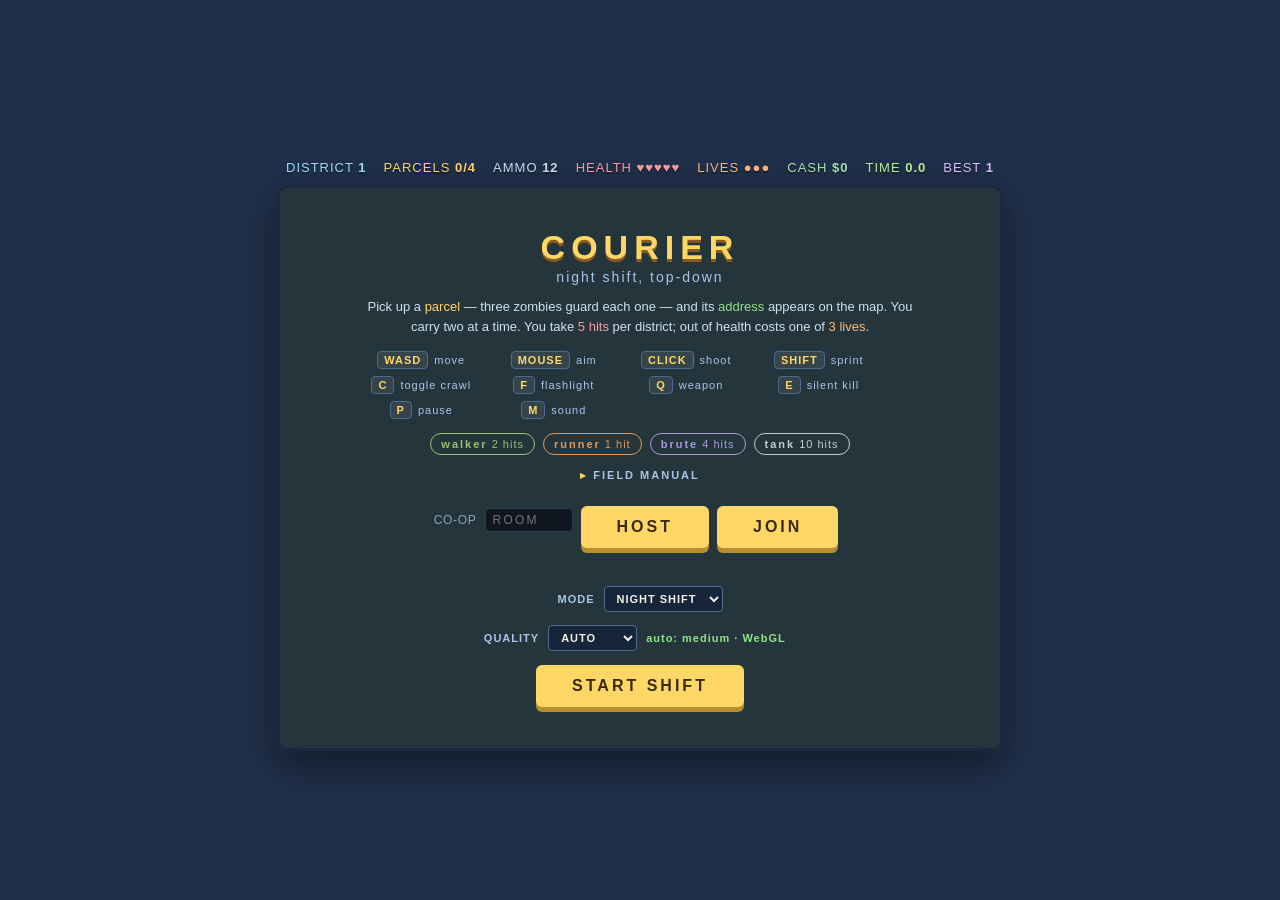
<file: index.html>
<!DOCTYPE html>
<html lang="en">
<head>
<meta charset="UTF-8">
<meta name="viewport" content="width=device-width, initial-scale=1">
<title>COURIER</title>
<link rel="stylesheet" href="styles/main.css?v=20260925-85">
</head>
<body>
<div id="hud" aria-label="Game status">
  <span class="hud__level">DISTRICT <b id="lvl">1</b></span>
  <span class="hud__parcels">PARCELS <b id="box">0/4</b></span>
  <span class="hud__ammo">AMMO <b id="ammo">12</b></span>
  <span class="hud__health">HEALTH <b id="hp">♥♥♥♥♥</b></span>
  <span class="hud__partner" id="partnerBox" hidden>PARTNER <b id="partner">—</b></span>
  <span class="hud__lives">LIVES <b id="lives">●●●</b></span>
  <span class="hud__cash">CASH <b id="cash">$0</b></span>
  <span class="hud__time">TIME <b id="time">0.0</b></span>
  <span class="hud__best">BEST <b id="best">1</b></span>
</div>
<div id="wrap">
  <canvas id="c" width="720" height="560" aria-label="Game field">
    Your browser does not support Canvas.
  </canvas>
  <div id="overlay">
   <div class="panel">
    <h1>COURIER</h1>
    <h2>night shift, top-down</h2>
    <!-- Result text for a finished district; the briefing takes its place before the first run. -->
    <p id="overlayMessage"></p>
    <div id="brief">
      <p class="brief__goal">
        Pick up a <span class="legend legend--parcel">parcel</span> — three zombies guard each one — and its
        <span class="legend legend--door">address</span> appears on the map. You carry two at a time.
        You take <span class="legend legend--health">5 hits</span> per district; out of health costs
        one of <span class="legend legend--life">3 lives</span>.
      </p>
      <ul class="keys">
        <li><span class="key">WASD</span> move</li>
        <li><span class="key">MOUSE</span> aim</li>
        <li><span class="key">CLICK</span> shoot</li>
        <li><span class="key">SHIFT</span> sprint</li>
        <li><span class="key">C</span> toggle crawl</li>
        <li><span class="key">F</span> flashlight</li>
        <li><span class="key">Q</span> weapon</li>
        <li><span class="key">E</span> silent kill</li>
        <li><span class="key">P</span> pause</li>
        <li><span class="key">M</span> sound</li>
      </ul>
      <ul class="threats">
        <li class="legend--walker"><b>walker</b> 2 hits</li>
        <li class="legend--runner"><b>runner</b> 1 hit</li>
        <li class="legend--brute"><b>brute</b> 4 hits</li>
        <li class="legend--tank"><b>tank</b> 10 hits</li>
      </ul>
      <details class="manual">
        <summary>FIELD MANUAL</summary>
        <div class="manual__body">
          <h3>Being seen</h3>
          <p>
            A zombie only watches the arc in front of itself, and notice distance depends on what you are doing:
            the front ranges are roughly 150 while sprinting, 90 while walking, 45 while still, and 38 while crawling.
            Everything shrinks to about a third from behind. Press <span class="key">C</span> to toggle a slow crawl with
            almost silent footsteps; touching a zombie or catching it in the flashlight still betrays you instantly. The HUD meter shows the most
            suspicious zombie, while the filling arc shows exactly who is working you out. Come up from behind with
            the light off and press <span class="key">E</span> for a
            <span class="legend legend--stealth">silent kill</span>.
          </p>
          <h3>The round</h3>
          <p>
            Two parcels fit on the courier's back, and you can see how many you are carrying on the sprite.
            An address is only revealed when its parcel is picked up, and it stops being marked the moment it is
            signed off — the map never shows more than the work in hand. Standing over a third parcel with both
            hands full does nothing; deliver one first. The district ends when the last parcel reaches its door.
          </p>
          <h3>The horde</h3>
          <p>
            The horde flanks, dodges the firing line, and surges after a retreating courier. Every type throws a
            <span class="legend legend--filth">projectile with its own colour and speed</span> — and a zombie
            splattered by a neighbour's throw turns on the thrower instead of you.
            You have 5 seconds to look around after spawning; your first shot ends that grace period.
          </p>
          <h3>Tanks</h3>
          <p>
            <span class="legend legend--tank">Tanks</span> roam in packs of three or four, far from the parcels:
            huge, half as fast as a walker, no tactics at all, and immune to silent kills. Traffic steers around a
            tank instead of flattening it — a car that hits one wrecks its own front and barely survives a second
            collision. Walking around a pack costs far less than fighting it.
          </p>
          <h3>The street</h3>
          <p>
            <span class="legend legend--lamp">Street lamps</span> hang over the road on a bracket and carry the
            night shift — a lit street needs no flashlight. One bullet in the glass puts that stretch out for the
            rest of the district, and the sound of it carries as far as any broken window.
          </p>
          <p>
            <span class="legend legend--car">Cars</span> run zombies down, but crashes crumple bodywork and smash
            windows and lights. A wrecked car smokes for half a minute and then goes up — hard
            enough to kill you where you stand, and four times what a tank's head does. Watch the
            column: when it blackens and starts throwing sparks you have about fifteen seconds.
            What is left is a burnt-out hull, and that is still cover. A
            <span class="legend legend--patrol">patrol car</span> siren draws zombies, and the officers shoot back —
            their gunfire pulls the horde toward the car rather than toward you.
            <span class="legend legend--battery">Batteries</span> and
            <span class="legend legend--neutral">ammo</span> are scattered through the yards, and most of the horde
            drops <span class="legend legend--cash">cash</span> — a tank always does. Nothing sells anything yet,
            so the wallet just fills up over the shift.
          </p>
          <h3>Working a shift together</h3>
          <p>
            Two couriers can share one district. Type the same room code on both machines, one
            presses <span class="key">HOST</span> and the other <span class="key">JOIN</span>,
            and the host starts the shift for both. Health, ammunition, the flashlight and what
            is on your back are your own; the district, the horde, the parcel count and the
            wallet belong to the shift. A parcel is signed off by whoever is carrying it.
          </p>
          <p>
            Running out of health puts you on the ground instead of ending the district, and the
            horde loses interest in a body. Three seconds of your
            <span class="legend legend--partner">partner</span> standing over you gets you back
            on your feet with part of your health — an arrow points to them whenever they are off
            screen, and turns red the moment they go down. The district is only lost when neither
            of you is standing. Only the host can pause.
          </p>
          <h3>Madness</h3>
          <p>
            Pick <span class="key">MADNESS</span> on the start screen for the same district with
            two rules changed: you never count rounds, and the horde keeps arriving — slowly at
            first, then in twos and threes as the night goes on. They walk in from further away
            than the screen is wide, already heading roughly your way. Parcels still have to be
            delivered; the district simply stops being somewhere you can wait.
          </p>
          <p>
            Every <span class="legend legend--patrol">patrol car</span> is issued a heavy gun on a
            roof mount for the night, on a belt nobody counts. A burst of it goes through whatever
            is standing in the way and on into the next two, and the mount has to swing before it
            can shoot, so the rounds walk across the street. Stay near one while it lasts: the
            crew is on top of the horde for the first minute, and under it by the second.
          </p>
          <p>
            You get a flamethrower too. <span class="key">Q</span> swaps between it and the
            pistol — keep the pistol for lamps and for tanks' heads. The stream is short and the
            fuel is free. It barely hurts on its own; what it does is set them alight, and a
            burning zombie stops caring about you, runs, and pulls the rest of the horde after it.
            Hold it on one until the fire takes hold and anything but a tank dies of it a few
            seconds later, wherever it has got to by then.
          </p>
          <h3>Ground and weather</h3>
          <p>
            Pavement is faster and louder; <span class="legend legend--rain">rain</span> muffles sound, while
            <span class="legend legend--thunder">thunder</span> breaks the trail.
            On a phone the first finger moves and the second fires.
          </p>
        </div>
      </details>
    </div>
    <div class="net-control">
      <label for="roomCode">CO-OP</label>
      <input id="roomCode" type="text" maxlength="6" placeholder="ROOM" autocomplete="off" spellcheck="false">
      <button id="hostBtn" type="button">HOST</button>
      <button id="joinBtn" type="button">JOIN</button>
      <span id="netStatus" aria-live="polite"></span>
    </div>
    <div class="quality-control">
      <label for="modeSelect">MODE</label>
      <select id="modeSelect">
        <option value="shift">NIGHT SHIFT</option>
        <option value="madness">MADNESS</option>
      </select>
    </div>
    <div class="quality-control">
      <label for="qualitySelect">QUALITY</label>
      <select id="qualitySelect">
        <option value="auto">AUTO</option>
        <option value="low">LOW</option>
        <option value="medium">MEDIUM</option>
        <option value="high">HIGH</option>
      </select>
      <span id="qualityStatus" aria-live="polite"></span>
    </div>
    <button id="startBtn" type="button">START SHIFT</button>
   </div>
  </div>
</div>
<!-- Ordered classic scripts keep direct file:// launching available. -->
  <script src="src/namespace.js?v=20260925-85"></script>
  <script src="src/config.js?v=20260925-85"></script>
  <script src="src/core.js?v=20260925-85"></script>
  <script src="src/quality.js?v=20260925-85"></script>
  <script src="src/audio.js?v=20260925-85"></script>
  <script src="src/car-physics.js?v=20260925-85"></script>
  <script src="src/environment.js?v=20260925-85"></script>
  <script src="src/world.js?v=20260925-85"></script>
  <script src="src/physics.js?v=20260925-85"></script>
  <script src="src/input.js?v=20260925-85"></script>
  <script src="src/gameplay.js?v=20260925-85"></script>
  <script src="src/lighting.js?v=20260925-85"></script>
  <script src="src/entities.js?v=20260925-85"></script>
  <script src="src/render.js?v=20260925-85"></script>
  <script src="src/net.js?v=20260925-85"></script>
  <script src="src/main.js?v=20260925-85"></script>
</body>
</html>
</file>
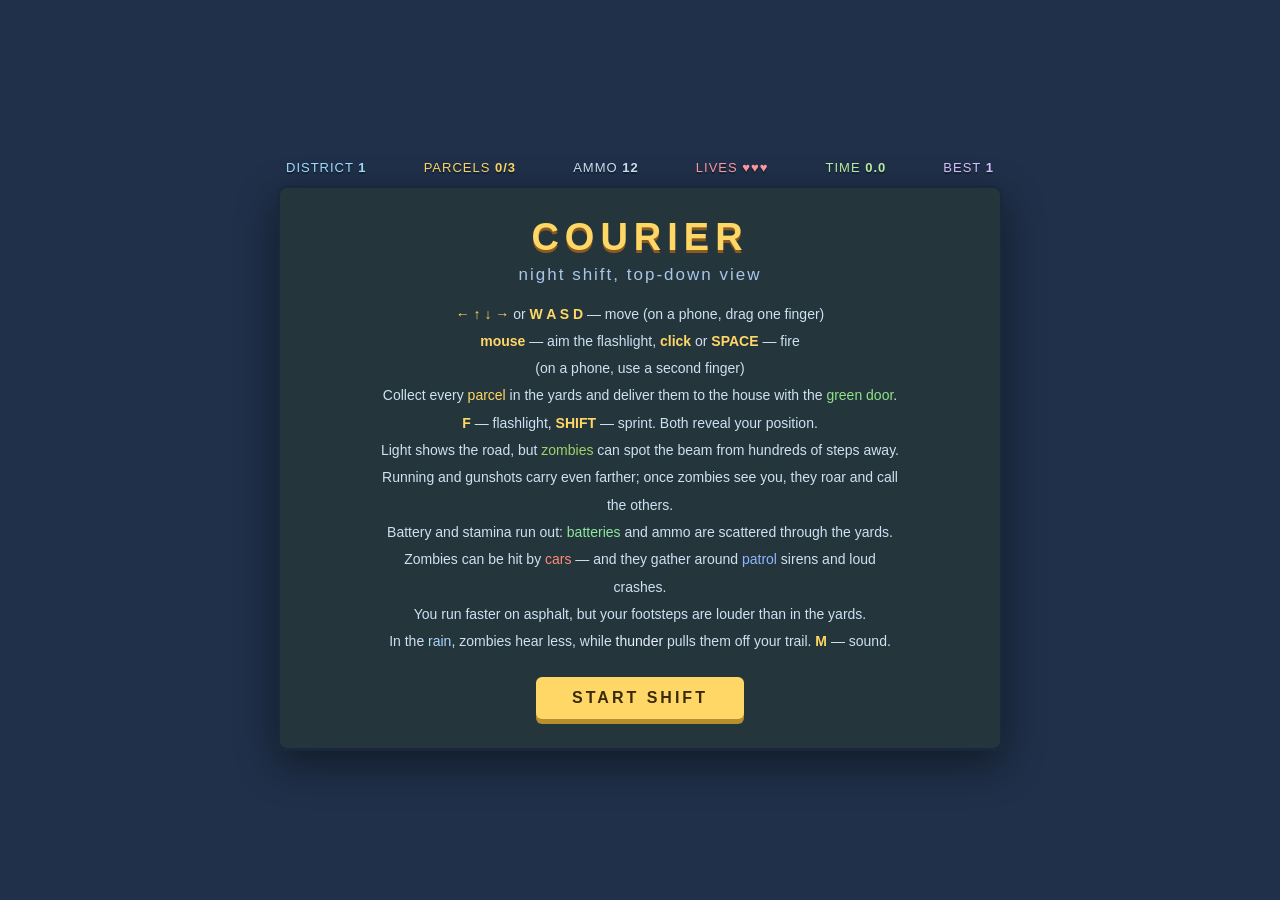
<file: reference/town.original.html>
<!DOCTYPE html>
<html lang="en">
<head>
<meta charset="UTF-8">
<meta name="viewport" content="width=device-width, initial-scale=1">
<title>COURIER</title>
<style>
  * { margin:0; padding:0; box-sizing:border-box; }
  body { background:#20304a; display:flex; flex-direction:column; align-items:center; justify-content:center; min-height:100vh;
         font-family:'Trebuchet MS','Segoe UI',sans-serif; color:#f3f0e6; overflow:hidden; }
  #hud { display:flex; gap:12px; padding:10px 6px; font-size:13px; letter-spacing:1px; width:720px; max-width:96vw;
         justify-content:space-between; text-shadow:0 2px 0 rgba(0,0,0,.35); }
  canvas.aim { cursor:crosshair; }
  #hud b { font-weight:bold; }
  #wrap { position:relative; }
  canvas { background:#78b859; border:3px solid #2f4260; border-radius:10px; box-shadow:0 14px 40px rgba(0,0,0,.45);
           display:block; max-width:96vw; height:auto; touch-action:none; }
  #overlay { position:absolute; inset:0; display:flex; flex-direction:column; align-items:center; justify-content:center;
             background:rgba(24,36,56,.88); border-radius:10px; text-align:center; padding:18px; }
  #overlay h1 { font-size:38px; color:#ffd766; letter-spacing:6px; margin-bottom:6px; text-shadow:0 3px 0 #8a5a1e; }
  #overlay h2 { font-size:17px; color:#a9c6e8; font-weight:normal; margin-bottom:16px; letter-spacing:2px; }
  #overlay p { line-height:1.95; color:#cfe0f2; font-size:14px; max-width:520px; }
  #overlay .key { color:#ffd766; font-weight:bold; }
  #overlay button { margin-top:22px; background:#ffd766; border:none; color:#3a2a08; padding:12px 36px; font-family:inherit;
                    font-size:16px; letter-spacing:3px; cursor:pointer; border-radius:6px; box-shadow:0 5px 0 #b6902f; font-weight:bold; }
  #overlay button:active { transform:translateY(3px); box-shadow:0 2px 0 #b6902f; }
  .hidden { display:none !important; }
</style>
</head>
<body>
<div id="hud">
  <span style="color:#9fe0ff">DISTRICT <b id="lvl">1</b></span>
  <span style="color:#ffd766">PARCELS <b id="box">0/3</b></span>
  <span style="color:#cfe0f2">AMMO <b id="ammo">12</b></span>
  <span style="color:#ff9aa2">LIVES <b id="lives">♥♥♥</b></span>
  <span style="color:#b8f2a0">TIME <b id="time">0.0</b></span>
  <span style="color:#d9c2ff">BEST <b id="best">1</b></span>
</div>
<div id="wrap">
  <canvas id="c" width="720" height="560"></canvas>
  <div id="overlay">
    <h1>COURIER</h1>
    <h2>night shift, top-down view</h2>
    <p>
      <span class="key">← ↑ ↓ →</span> or <span class="key">W A S D</span> — move (on a phone, drag one finger)<br>
      <span class="key">mouse</span> — aim the flashlight, <span class="key">click</span> or <span class="key">SPACE</span> — fire<br>
      (on a phone, use a second finger)<br>
      Collect every <span style="color:#ffd766">parcel</span> in the yards and deliver them to the house with the <span style="color:#8fe388">green door</span>.<br>
      <span class="key">F</span> — flashlight, <span class="key">SHIFT</span> — sprint. Both reveal your position.<br>
      Light shows the road, but <span style="color:#9fd36a">zombies</span> can spot the beam from hundreds of steps away.
      Running and gunshots carry even farther; once zombies see you, they roar and call the others.<br>
      Battery and stamina run out: <span style="color:#8ee6a0">batteries</span> and
      <span style="color:#cfe0f2">ammo</span> are scattered through the yards.<br>
      Zombies can be hit by <span style="color:#ff8b7a">cars</span> — and they gather around
      <span style="color:#8fb6ff">patrol</span> sirens and loud crashes.<br>
      You run faster on <span style="color:#cfe0f2">asphalt</span>, but your footsteps are louder than in the yards.<br>
      In the <span style="color:#a9d6ff">rain</span>, zombies hear less, while <span style="color:#e8f0ff">thunder</span>
      pulls them off your trail. <span class="key">M</span> — sound.
    </p>
    <button id="startBtn">START SHIFT</button>
  </div>
</div>
<script>
(() => {
const cv = document.getElementById('c'), ctx = cv.getContext('2d');
const W = cv.width, H = cv.height;
const $ = id => document.getElementById(id);
const overlay = $('overlay'), startBtn = $('startBtn');

// ---------- city dimensions ----------
const ROAD  = 116;                   // asphalt width
const GN    = 4;                     // street nodes per side
const GS    = 400;                   // node spacing
const MRG   = 165;                   // grid margin from the world edge
const WORLD = MRG * 2 + (GN - 1) * GS;
const LANE  = 29;                    // lane offset from the centerline
const PR    = 12;                    // player radius
const ZR    = 12;                    // zombie radius
const CAR_L = 46, CAR_W = 22;
const BV    = 660;                   // bullet speed
const FIRE_CD = .26;                 // delay between shots
const WALK  = 166, RUN = 252;        // walking and sprinting speeds
const BATT_DRAIN = 1 / 52;           // the flashlight drains in about 52 seconds
const STAM_DRAIN = .42, STAM_REGEN = .3;

const clamp = (v, a, b) => v < a ? a : v > b ? b : v;
const rnd  = (a, b) => a + Math.random() * (b - a);
const pick = a => a[(Math.random() * a.length) | 0];

// ---------- oriented boxes: houses, fences, cars ----------
const CORN = [[-1, -1], [1, -1], [1, 1], [-1, 1]];   // clockwise, matching the shadow code
function setOBB(o, cx, cy, ang, hw, hh) {
  o.cx = cx; o.cy = cy; o.ang = ang; o.hw = hw; o.hh = hh; o.rad = Math.hypot(hw, hh);
  const c = Math.cos(ang), s = Math.sin(ang);
  const p = o.pts || (o.pts = [[0, 0], [0, 0], [0, 0], [0, 0]]);
  for (let i = 0; i < 4; i++) {
    const lx = CORN[i][0] * hw, ly = CORN[i][1] * hh;
    p[i][0] = cx + lx * c - ly * s; p[i][1] = cy + lx * s + ly * c;
  }
  return o;
}
const obb = (cx, cy, ang, hw, hh, extra) => Object.assign(setOBB({}, cx, cy, ang, hw, hh), extra);

function inOBB(x, y, o) {
  const c = Math.cos(o.ang), s = Math.sin(o.ang), dx = x - o.cx, dy = y - o.cy;
  return Math.abs(dx * c + dy * s) < o.hw && Math.abs(dy * c - dx * s) < o.hh;
}
// distance from a point to a box (0 means inside)
function distOBB(x, y, o) {
  const c = Math.cos(o.ang), s = Math.sin(o.ang), dx = x - o.cx, dy = y - o.cy;
  const lx = Math.abs(dx * c + dy * s) - o.hw, ly = Math.abs(dy * c - dx * s) - o.hh;
  return Math.hypot(Math.max(lx, 0), Math.max(ly, 0));
}

// ---------- audio: everything is synthesized at runtime, with no files ----------
const SND = (() => {
  let ac = null, master = null, buf = null, rainSrc = null, rainGain = null;
  let muted = localStorage.getItem('townMute') === '1';
  const ear = { x: 0, y: 0 };                          // current courier listening position

  function init() {                                    // only from a click handler, as required by browsers
    if (ac) { if (ac.state === 'suspended') ac.resume(); return; }
    const AC = window.AudioContext || window.webkitAudioContext;
    if (!AC) return;
    try { ac = new AC(); } catch (e) { return; }
    master = ac.createGain();
    master.gain.value = muted ? 0 : .55;
    const comp = ac.createDynamicsCompressor();        // keep a roaring horde from clipping the speaker
    comp.threshold.value = -16; comp.ratio.value = 8;
    master.connect(comp); comp.connect(ac.destination);
    buf = ac.createBuffer(1, ac.sampleRate * 2, ac.sampleRate);
    const d = buf.getChannelData(0);
    for (let i = 0; i < d.length; i++) d[i] = Math.random() * 2 - 1;
  }

  // distance-based volume and screen-offset panning
  const at = (x, y) => x === undefined ? { g: 1, pan: 0 } : (() => {
    const dx = x - ear.x, dy = y - ear.y, d = Math.hypot(dx, dy);
    return { g: Math.max(0, 1 - d / 640) ** 1.7, pan: clamp(dx / 400, -1, 1) };
  })();

  function out(pan) {
    const n = ac.createGain();
    if (ac.createStereoPanner) { const p = ac.createStereoPanner(); p.pan.value = pan; n.connect(p); p.connect(master); }
    else n.connect(master);
    return n;
  }
  // tone with falling pitch
  function tone(f, f2, dur, type, vol, pan, delay, atk) {
    const t0 = ac.currentTime + (delay || 0), o = ac.createOscillator(), g = out(pan);
    o.type = type;
    o.frequency.setValueAtTime(f, t0);
    if (f2 && f2 !== f) o.frequency.exponentialRampToValueAtTime(Math.max(18, f2), t0 + dur);
    g.gain.setValueAtTime(.0001, t0);
    g.gain.linearRampToValueAtTime(vol, t0 + (atk || .004));
    g.gain.exponentialRampToValueAtTime(.0006, t0 + dur);
    o.connect(g); o.start(t0); o.stop(t0 + dur + .03);
  }
  // filtered noise: impacts, footsteps, glass, and thunder
  function hiss(dur, hz, hz2, vol, pan, q, type, delay) {
    const t0 = ac.currentTime + (delay || 0), s = ac.createBufferSource(), g = out(pan);
    s.buffer = buf; s.playbackRate.value = rnd(.85, 1.15);
    const f = ac.createBiquadFilter();
    f.type = type || 'bandpass'; f.Q.value = q || 1;
    f.frequency.setValueAtTime(hz, t0);
    if (hz2 && hz2 !== hz) f.frequency.exponentialRampToValueAtTime(Math.max(30, hz2), t0 + dur);
    g.gain.setValueAtTime(.0001, t0);
    g.gain.linearRampToValueAtTime(vol, t0 + .006);
    g.gain.exponentialRampToValueAtTime(.0006, t0 + dur);
    s.connect(f); f.connect(g); s.start(t0, rnd(0, 1.4)); s.stop(t0 + dur + .03);
  }

  // the same noise with an instant attack; without it, every impact sounds soft
  function crack(dur, hz, hz2, vol, pan, q, type, delay) {
    const t0 = ac.currentTime + (delay || 0), s = ac.createBufferSource(), g = out(pan);
    s.buffer = buf; s.playbackRate.value = rnd(.9, 1.1);
    const f = ac.createBiquadFilter();
    f.type = type; f.Q.value = q;
    f.frequency.setValueAtTime(hz, t0);
    if (hz2 !== hz) f.frequency.exponentialRampToValueAtTime(Math.max(30, hz2), t0 + dur);
    g.gain.setValueAtTime(.0001, t0);
    g.gain.linearRampToValueAtTime(vol, t0 + .0007);          // this 0.7 ms attack creates the click
    g.gain.exponentialRampToValueAtTime(.0005, t0 + dur);
    s.connect(f); f.connect(g); s.start(t0, rnd(0, 1.4)); s.stop(t0 + dur + .02);
  }

  // siren wail: one continuous rise and fall per call, with seamless joins
  function siren(vol, pan) {
    const t0 = ac.currentTime, T = 1.1, g = out(pan);
    const lp = ac.createBiquadFilter();
    lp.type = 'lowpass'; lp.frequency.value = 2400; lp.Q.value = .7;
    lp.connect(g);
    for (const det of [1, 1.006]) {                           // two detuned oscillators sound fuller
      const o = ac.createOscillator();
      o.type = 'sawtooth';
      o.frequency.setValueAtTime(640 * det, t0);
      o.frequency.linearRampToValueAtTime(1240 * det, t0 + T * .5);
      o.frequency.linearRampToValueAtTime(640 * det, t0 + T);
      o.connect(lp); o.start(t0); o.stop(t0 + T + .02);
    }
    g.gain.setValueAtTime(0, t0);
    g.gain.linearRampToValueAtTime(vol, t0 + .05);
    g.gain.linearRampToValueAtTime(vol, t0 + T - .05);
    g.gain.linearRampToValueAtTime(0, t0 + T);
  }

  // roar: a voiced source through formants, so it sounds like a throat instead of a saw
  function moan(vol, pan, k) {
    const t0 = ac.currentTime, dur = rnd(.8, 1.15), f0 = 68 + (k || 0) * 44;
    const g = out(pan);
    g.gain.setValueAtTime(.0001, t0);
    g.gain.linearRampToValueAtTime(vol, t0 + .16);            // the roar swells instead of clicking
    g.gain.linearRampToValueAtTime(vol, t0 + dur * .5);
    g.gain.exponentialRampToValueAtTime(.0005, t0 + dur);

    const src = ac.createOscillator();
    src.type = 'sawtooth';
    src.frequency.setValueAtTime(f0 * 1.14, t0);
    src.frequency.exponentialRampToValueAtTime(f0 * .8, t0 + dur);   // let the voice slide downward
    const lfo = ac.createOscillator(), lg = ac.createGain();         // throat tremor
    lfo.frequency.value = rnd(5, 8.5); lg.gain.value = f0 * .07;
    lfo.connect(lg); lg.connect(src.frequency);
    lfo.start(t0); lfo.stop(t0 + dur + .05);

    // three formants make the sound read as a throat rather than a synthesizer
    for (const [hz, q, amp] of [[rnd(370, 520), 6, 1], [rnd(920, 1240), 9, .5], [rnd(2200, 2700), 12, .16]]) {
      const bp = ac.createBiquadFilter();
      bp.type = 'bandpass'; bp.frequency.value = hz; bp.Q.value = q;
      const a = ac.createGain(); a.gain.value = amp;
      src.connect(bp); bp.connect(a); a.connect(g);
    }
    const ns = ac.createBufferSource();                             // breath noise
    ns.buffer = buf; ns.playbackRate.value = rnd(.7, 1);
    const nf = ac.createBiquadFilter();
    nf.type = 'bandpass'; nf.frequency.value = rnd(650, 1050); nf.Q.value = 1.1;
    const ng = ac.createGain(); ng.gain.value = .3;
    ns.connect(nf); nf.connect(ng); ng.connect(g);
    ns.start(t0, rnd(0, 1.2)); ns.stop(t0 + dur + .02);
    src.start(t0); src.stop(t0 + dur + .05);
  }

  function play(name, x, y, k) {
    if (!ac || muted) return;
    const a = at(x, y);
    if (a.g < .02) return;                             // do not allocate nodes beyond hearing range
    const v = a.g, P = a.pan;
    switch (name) {
      // gunshot: click, body, and a short neighborhood echo
      case 'shot':  crack(.035, 4200, 1500, .9 * v, P, .4, 'highpass');
                    crack(.11, 380, 80, 1.1 * v, P, .8, 'lowpass');
                    crack(.28, 1200, 420, .13 * v, P, .5, 'bandpass', .015);
                    tone(125, 44, .09, 'triangle', .5 * v, P, 0, .001); break;
      case 'hit':   crack(.09, 800, 190, .5 * v, P, 1.4, 'bandpass'); break;
      case 'wall':  crack(.05, 3800, 1700, .26 * v, P, 2.2, 'bandpass'); break;
      case 'die':   crack(.26, 620, 100, .5 * v, P, .9, 'bandpass');
                    moan(.5 * v, P, (k || .4) * .6); break;
      case 'stepA': hiss(.05, 2400, 950, .15 * v, P, 3); break;                    // sole on asphalt
      case 'stepG': hiss(.1, 1200, 430, .12 * v, P, .7); break;                    // grass rustle
      case 'moan':  moan(.95 * v, P, k); break;
      case 'hurt':  tone(155, 48, .3, 'triangle', .5 * v, P); hiss(.26, 520, 110, .4 * v, P, .8); break;
      case 'siren': siren(.21 * v, P); break;
      case 'honk':  tone(372, 366, .19, 'square', .17 * v, P); tone(444, 436, .19, 'square', .13 * v, P); break;
      case 'pick':  tone(660, 660, .09, 'triangle', .26 * v, P);
                    tone(880, 880, .09, 'triangle', .26 * v, P, .07);
                    tone(1320, 1320, .17, 'triangle', .22 * v, P, .14); break;
      case 'click': hiss(.035, 2800, 1700, .3, 0, 4); break;
      case 'empty': tone(120, 86, .13, 'square', .16, 0); break;
      case 'crash': hiss(.42, 1400, 160, .6 * v, P, .6); tone(118, 42, .4, 'square', .3 * v, P);
                    hiss(.55, 5400, 2800, .28 * v, P, 1.4, 'bandpass', .05); break;
      case 'thunder': tone(56, 22, 2.8, 'sine', .5, 0); hiss(2.6, 230, 55, .5, 0, .5, 'lowpass');
                      hiss(.6, 950, 190, .32, 0, .8, 'lowpass', .06); break;
      case 'win':   [523, 659, 784, 1047].forEach((f, i) => tone(f, f, .3, 'triangle', .22, 0, i * .11)); break;
      case 'over':  tone(220, 60, 1.1, 'sawtooth', .3, 0); hiss(1.2, 400, 70, .3, 0, .6, 'lowpass'); break;
    }
  }

  // steady rain noise: one source for the whole game, with variable volume
  function rain(level) {
    if (!ac) return;
    if (!rainSrc) {
      rainSrc = ac.createBufferSource(); rainSrc.buffer = buf; rainSrc.loop = true;
      const f = ac.createBiquadFilter(); f.type = 'bandpass'; f.frequency.value = 1500; f.Q.value = .5;
      rainGain = ac.createGain(); rainGain.gain.value = 0;
      rainSrc.connect(f); f.connect(rainGain); rainGain.connect(master);
      rainSrc.start();
    }
    rainGain.gain.setTargetAtTime(muted ? 0 : level * .17, ac.currentTime, .5);
  }

  return {
    init, play, rain,
    listen: (x, y) => { ear.x = x; ear.y = y; },
    get muted() { return muted; },
    toggle() {
      muted = !muted;
      localStorage.setItem('townMute', muted ? '1' : '0');
      if (master) master.gain.setTargetAtTime(muted ? 0 : .55, ac.currentTime, .05);
      if (rainGain) rainGain.gain.setTargetAtTime(0, ac.currentTime, .05);
      return muted;
    }
  };
})();

let state = 'menu', G = null, keys = {}, touch = null;
let joyId = null, fireHeld = false;
const mouse = { sx: W / 2, sy: H / 2, down: 0, active: false };
let best = +(localStorage.getItem('townBest') || 1);
$('best').textContent = best;

// ---------- palettes ----------
const WALLS  = ['#e9dcc3', '#dcc8ac', '#cdd8dd', '#e7cfc1', '#dae0c6', '#d8cbd8'];
const ROOFS  = ['#a4503f', '#7d4c39', '#4e6b7c', '#6c7052', '#8a5a4a', '#5a5f6e'];
const CARCOL = ['#d94f45', '#3f7fd0', '#e0b23c', '#5aa35c', '#e8e4dc', '#7a4fb0', '#3b3f46', '#d8752f'];

// ---------- fog of war: a grid of places the courier has seen ----------
const FCELL = 14;
const FW = Math.ceil(WORLD / FCELL);
const REMEMBER = .46;                             // brightness of explored areas outside current vision
const fogCv = document.createElement('canvas');
fogCv.width = fogCv.height = FW;
const fctx = fogCv.getContext('2d');
const fogImg = fctx.createImageData(FW, FW);

function updateFog(g, dt) {
  const p = g.p, lit = p.torch && p.batt > 0, w = g.weather;
  const o = torchHand(p);                          // visibility starts at the flashlight hand, not the body center
  // rain shortens the beam, while lightning briefly reveals the whole neighborhood
  const R = (lit ? 250 - 40 * w.rain : 74) * (1 + w.flash * 2.6), R2 = R * R;
  const PER2 = ((lit ? 96 : 74) * (1 + w.flash * 6)) ** 2;
  const ca = Math.cos(p.aim), sa = Math.sin(p.aim), LIM = Math.cos(.6);
  const fade = Math.min(1, dt * 6), rise = Math.min(1, dt * 9);

  for (let i = 0; i < g.fog.length; i++) {        // areas leaving view fade to remembered brightness
    const tgt = g.seen[i] ? REMEMBER : 0;
    if (g.fog[i] > tgt) g.fog[i] += (tgt - g.fog[i]) * fade;
  }
  const gx0 = Math.max(0, ((o.x - R) / FCELL) | 0), gx1 = Math.min(FW - 1, ((o.x + R) / FCELL) | 0);
  const gy0 = Math.max(0, ((o.y - R) / FCELL) | 0), gy1 = Math.min(FW - 1, ((o.y + R) / FCELL) | 0);
  for (let gy = gy0; gy <= gy1; gy++) for (let gx = gx0; gx <= gx1; gx++) {
    const dx = gx * FCELL + FCELL / 2 - o.x, dy = gy * FCELL + FCELL / 2 - o.y;
    const d2 = dx * dx + dy * dy;
    if (d2 > R2) continue;
    // reveal the nearby area and the flashlight cone
    if (d2 > PER2 && dx * ca + dy * sa < Math.sqrt(d2) * LIM) continue;
    const i = gy * FW + gx;
    g.seen[i] = 1;
    g.fog[i] += (1 - g.fog[i]) * rise;
  }
}

function drawFog(g, camx, camy) {
  const d = fogImg.data;
  for (let i = 0, j = 0; i < g.fog.length; i++, j += 4) {
    d[j] = 3; d[j + 1] = 5; d[j + 2] = 13;
    d[j + 3] = (1 - g.fog[i]) * 255;
  }
  fctx.putImageData(fogImg, 0, 0);
  ctx.save();
  ctx.imageSmoothingEnabled = true;               // smooth the boundary instead of showing grid cells
  ctx.drawImage(fogCv, camx / FCELL, camy / FCELL, W / FCELL, H / FCELL, 0, 0, W, H);
  ctx.restore();
}
const fogAt = (g, x, y) =>
  g.fog[clamp((y / FCELL) | 0, 0, FW - 1) * FW + clamp((x / FCELL) | 0, 0, FW - 1)];

// ---------- weather: rain comes and goes, while thunder draws zombies away ----------
const RAIN_Z = [.15, .55, 1];                     // three depth layers; distant drops are smaller and slower
const drops = [];
for (let i = 0; i < 480; i++)
  drops.push({ x: Math.random() * (W + 260) - 130, y: Math.random() * H, z: RAIN_Z[i % 3] });

const newWeather = () => {
  const r = Math.random() < .45 ? rnd(.3, .85) : 0;
  return { rain: r, target: r, next: rnd(10, 26), wind: rnd(-.5, .5), wet: r,
           flash: 0, reflash: 0, strike: rnd(4, 14), boom: 0, boomX: 0, boomY: 0, acc: 0 };
};

function updateWeather(g, dt) {
  const w = g.weather;
  w.next -= dt;
  if (w.next <= 0) {                              // the downpour ebbs and returns
    w.next = rnd(16, 42);
    w.target = Math.random() < .42 ? 0 : rnd(.35, 1);
    w.wind = rnd(-.5, .5);
  }
  w.rain += clamp(w.target - w.rain, -.12 * dt, .12 * dt);
  // asphalt gets wet quickly and takes about a minute to dry
  w.wet += w.rain > w.wet ? Math.min(w.rain - w.wet, .3 * dt) : Math.max(w.rain - w.wet, -.05 * dt);
  SND.rain(w.rain);

  // lightning flashes immediately; delayed thunder is what helps the player
  w.flash = Math.max(0, w.flash - dt * 3.2);
  if (w.reflash > 0 && (w.reflash -= dt) <= 0) w.flash = Math.max(w.flash, .8);
  if (w.rain > .55) {
    w.strike -= dt;
    if (w.strike <= 0) {
      w.strike = rnd(7, 22);
      w.flash = 1; w.reflash = .11;
      const a = rnd(0, 6.283), d = rnd(300, 700);
      w.boomX = clamp(g.p.x + Math.cos(a) * d, 40, WORLD - 40);
      w.boomY = clamp(g.p.y + Math.sin(a) * d, 40, WORLD - 40);
      w.boom = rnd(.4, 2.2);
    }
  }
  if (w.boom > 0 && (w.boom -= dt) <= 0) {
    w.boom = 0;
    SND.play('thunder');
    g.shake = Math.max(g.shake, .5);
    makeNoise(g, w.boomX, w.boomY, 1300, 6, true);   // the whole area moves toward the thunder
  }

  // screen-space raindrops and ground splashes
  const n = (drops.length * w.rain) | 0;
  for (let i = 0; i < n; i++) {
    const d = drops[i];
    d.y += (760 + d.z * 900) * dt;
    d.x += w.wind * (380 + d.z * 420) * dt;
    if (d.y > H + 20) { d.y = -20; d.x = Math.random() * (W + 260) - 130; }
    if (d.x < -140) d.x += W + 260; else if (d.x > W + 130) d.x -= W + 260;
  }
  w.acc += w.rain * 52 * dt;
  while (w.acc >= 1) {
    w.acc--;
    g.splash.push({ x: g.cam.x + rnd(-30, W + 30), y: g.cam.y + rnd(-30, H + 30), l: .3, r: rnd(1.5, 3) });
  }
  for (let i = g.splash.length - 1; i >= 0; i--) if ((g.splash[i].l -= dt) <= 0) g.splash.splice(i, 1);
}

function drawRain(g) {
  const w = g.weather;
  if (w.rain < .02) return;
  const n = (drops.length * w.rain) | 0;
  ctx.save();
  ctx.lineCap = 'round';
  for (let layer = 0; layer < 3; layer++) {
    ctx.beginPath();
    for (let i = layer; i < n; i += 3) {
      const d = drops[i], len = 9 + d.z * 17;
      ctx.moveTo(d.x, d.y);
      ctx.lineTo(d.x + w.wind * len * 1.7, d.y + len);
    }
    ctx.strokeStyle = `rgba(190,215,255,${(.08 + layer * .055) * (.55 + w.rain * .45)})`;
    ctx.lineWidth = .7 + layer * .55;
    ctx.stroke();
  }
  ctx.restore();
}

// streetlights and headlights are visible through fog at night without revealing the city
function drawGlowThroughFog(g, camx, camy) {
  ctx.save();
  ctx.globalCompositeOperation = 'lighter';
  for (const l of g.lit) {
    if (l.r < 60) continue;                       // tiny glints are not visible at that distance
    const a = (1 - fogAt(g, l.x, l.y)) * l.int * .12;
    if (a < .012) continue;
    const x = l.x - camx, y = l.y - camy, r = l.r * .8;
    if (x < -r || y < -r || x > W + r || y > H + r) continue;
    const col = `${Math.round(l.rgb[0] * 255)},${Math.round(l.rgb[1] * 255)},${Math.round(l.rgb[2] * 255)}`;
    const gr = ctx.createRadialGradient(x, y, 0, x, y, r);
    gr.addColorStop(0, `rgba(${col},${a})`);
    gr.addColorStop(.5, `rgba(${col},${a * .45})`);
    gr.addColorStop(1, `rgba(${col},0)`);
    ctx.fillStyle = gr;
    ctx.beginPath(); ctx.arc(x, y, r, 0, 6.283); ctx.fill();
  }
  ctx.restore();
}

// ---------- street graph: scattered nodes connected by curved edges ----------
function makeRoads() {
  const nodes = [], at = (i, j) => j * GN + i;
  for (let j = 0; j < GN; j++) for (let i = 0; i < GN; i++)
    nodes.push({ i: nodes.length, x: MRG + i * GS + rnd(-95, 95), y: MRG + j * GS + rnd(-95, 95), e: [] });

  const cand = [], diag = [];
  for (let j = 0; j < GN; j++) for (let i = 0; i < GN; i++) {
    if (i < GN - 1) cand.push([at(i, j), at(i + 1, j)]);
    if (j < GN - 1) cand.push([at(i, j), at(i, j + 1)]);
    if (i < GN - 1 && j < GN - 1) diag.push([at(i, j), at(i + 1, j + 1)]);
    if (i > 0 && j < GN - 1) diag.push([at(i, j), at(i - 1, j + 1)]);
  }
  const shuffle = a => { for (let i = a.length - 1; i > 0; i--) {
    const j = (Math.random() * (i + 1)) | 0; [a[i], a[j]] = [a[j], a[i]]; } };
  shuffle(cand); shuffle(diag);

  // represent a street as a sampled curve
  const curve = (a, b) => {
    const A = nodes[a], B = nodes[b];
    const dx = B.x - A.x, dy = B.y - A.y, len = Math.hypot(dx, dy);
    const k = rnd(-.18, .18);                          // street curvature
    const cx = (A.x + B.x) / 2 - dy * k, cy = (A.y + B.y) / 2 + dx * k;
    const n = Math.max(6, Math.round(len / 50)), pts = [], cum = [0];
    for (let s = 0; s <= n; s++) {                     // sample a quadratic curve
      const t = s / n, u = 1 - t;
      pts.push({ x: u * u * A.x + 2 * u * t * cx + t * t * B.x,
                 y: u * u * A.y + 2 * u * t * cy + t * t * B.y });
      if (s) cum.push(cum[s - 1] + Math.hypot(pts[s].x - pts[s - 1].x, pts[s].y - pts[s - 1].y));
    }
    return { a, b, pts, cum, len: cum[cum.length - 1] };
  };

  // streets must not meet away from intersections, where yielding is undefined
  const MINSEP = ROAD + 12;
  const segDist = (p, q, r) => {
    const dx = q.x - p.x, dy = q.y - p.y, l2 = dx * dx + dy * dy || 1;
    const t = clamp(((r.x - p.x) * dx + (r.y - p.y) * dy) / l2, 0, 1);
    return Math.hypot(r.x - p.x - dx * t, r.y - p.y - dy * t);
  };
  const tooClose = (P, Q) => {
    for (let i = 1; i < P.length; i++) for (let j = 1; j < Q.length; j++)
      if (segDist(P[i - 1], P[i], Q[j - 1]) < MINSEP || segDist(Q[j - 1], Q[j], P[i - 1]) < MINSEP) return true;
    return false;
  };

  // build connected straight streets first, then loops, then diagonals
  const par = nodes.map((_, i) => i);
  const find = i => { while (par[i] !== i) i = par[i] = par[par[i]]; return i; };
  const keep = [];
  for (const [a, b] of cand) {
    const ra = find(a), rb = find(b);
    if (ra !== rb) { par[ra] = rb; keep.push(curve(a, b)); }
    else if (Math.random() < .3) keep.push(curve(a, b));
  }
  for (const [a, b] of diag) {                         // add a diagonal only when it cuts nothing
    if (Math.random() > .4) continue;
    const e = curve(a, b);
    const shares = o => o.a === a || o.a === b || o.b === a || o.b === b;
    if (keep.some(o => !shares(o) && tooClose(e.pts, o.pts))) continue;
    keep.push(e);
  }

  const edges = keep.map((e, id) => {
    nodes[e.a].e.push(id); nodes[e.b].e.push(id);
    return { id, a: e.a, b: e.b, pts: e.pts, cum: e.cum, len: e.len };
  });
  return { nodes, edges };
}

// point and tangent at distance s from the start of a street
function onEdge(e, s) {
  s = clamp(s, 0, e.len);
  let i = 1;
  while (i < e.cum.length - 1 && e.cum[i] < s) i++;
  const t = (s - e.cum[i - 1]) / ((e.cum[i] - e.cum[i - 1]) || 1);
  const p = e.pts[i - 1], q = e.pts[i];
  const dx = q.x - p.x, dy = q.y - p.y, d = Math.hypot(dx, dy) || 1;
  return { x: p.x + dx * t, y: p.y + dy * t, tx: dx / d, ty: dy / d };
}

// point and heading on the right lane of a street
function lanePoint(e, s, dir) {
  const p = onEdge(e, s);
  const hx = p.tx * dir, hy = p.ty * dir;
  return { x: p.x - hy * LANE, y: p.y + hx * LANE, hx, hy };
}
function setCar(c, x, y, hx, hy) {
  c.x = x + (c.jx || 0); c.y = y + (c.jy || 0);      // jx/jy carry impact displacement over the lane path
  c.hx = hx; c.hy = hy;
  setOBB(c.box, c.x, c.y, Math.atan2(hy, hx), CAR_L / 2, CAR_W / 2);
}
function placeCar(c) {                            // on a straight segment
  const l = lanePoint(c.edge, c.s, c.dir);
  setCar(c, l.x, l.y, l.hx, l.hy);
}
// steering is not instantaneous; heading approaches its target at a limited rate
function steerCar(c, x, y, hx, hy, dt, rate) {
  const cur = Math.atan2(c.hy, c.hx);
  let d = Math.atan2(hy, hx) - cur;
  while (d > Math.PI) d -= 6.283185;
  while (d < -Math.PI) d += 6.283185;
  const a = cur + clamp(d, -rate * dt, rate * dt);
  setCar(c, x, y, Math.cos(a), Math.sin(a));
}

// ---------- turn: an arc from the current lane to the next street ----------
const TURN_IN = ROAD * .62;                       // distance before the intersection where turning begins
const bezAt = (T, t) => {
  const u = 1 - t, a = u * u * u, b = 3 * u * u * t, d = 3 * u * t * t, e = t * t * t;
  return { x: a * T.x0 + b * T.x1 + d * T.x2 + e * T.x3, y: a * T.y0 + b * T.y1 + d * T.y2 + e * T.y3 };
};
const bezDir = (T, t) => {
  const u = 1 - t;
  const dx = 3 * u * u * (T.x1 - T.x0) + 6 * u * t * (T.x2 - T.x1) + 3 * t * t * (T.x3 - T.x2);
  const dy = 3 * u * u * (T.y1 - T.y0) + 6 * u * t * (T.y2 - T.y1) + 3 * t * t * (T.y3 - T.y2);
  const d = Math.hypot(dx, dy) || 1;
  return { x: dx / d, y: dy / d };
};
function startTurn(g, c) {
  const at = c.dir > 0 ? c.edge.b : c.edge.a;     // node the car has reached
  const opts = g.roads.nodes[at].e.filter(i => i !== c.edge.id);
  const next = g.roads.edges[opts.length ? pick(opts) : c.edge.id];
  const ndir = next.a === at ? 1 : -1;            // at a dead end, turn around onto the same street
  const uturn = next === c.edge;
  const back = uturn ? TURN_IN * 2.4 : TURN_IN;   // give U-turns extra room to avoid a loop
  const sIn = ndir > 0 ? Math.min(back, next.len) : Math.max(next.len - back, 0);
  const end = lanePoint(next, sIn, ndir);
  const d = Math.max(uturn ? 78 : 34, Math.hypot(end.x - c.x, end.y - c.y) * (uturn ? .95 : .55));
  const T = {
    x0: c.x, y0: c.y, x1: c.x + c.hx * d, y1: c.y + c.hy * d,
    x2: end.x - end.hx * d, y2: end.y - end.hy * d, x3: end.x, y3: end.y,
    next, ndir, sIn, t: 0, len: 0
  };
  let px = c.x, py = c.y, L = 0;                  // arc length sampled over eight segments
  for (let i = 1; i <= 8; i++) { const q = bezAt(T, i / 8); L += Math.hypot(q.x - px, q.y - py); px = q.x; py = q.y; }
  T.len = Math.max(24, L);
  c.turn = T; c.mode = 'turn'; c.node = at;         // reserve the node while the car occupies it
}

// car position dist pixels ahead, either along its lane or turn arc
const probeBox = obb(0, 0, 0, CAR_L / 2, CAR_W / 2);
function ahead(c, dist) {
  if (c.mode === 'turn' && c.turn) {
    const T = c.turn, t = Math.min(1, T.t + dist / T.len);
    const q = bezAt(T, t), d = bezDir(T, t);
    return setOBB(probeBox, q.x, q.y, Math.atan2(d.y, d.x), CAR_L / 2 + 4, CAR_W / 2 + 2);
  }
  const l = lanePoint(c.edge, c.s + c.dir * dist, c.dir);
  return setOBB(probeBox, l.x, l.y, Math.atan2(l.hy, l.hx), CAR_L / 2 + 4, CAR_W / 2 + 2);
}

// impact: both cars stop, crumple, and make noise across the neighborhood
function crash(g, a, b) {
  const dx = b.x - a.x, dy = b.y - a.y, d = Math.hypot(dx, dy) || 1;
  const nx = dx / d, ny = dy / d;
  const close = (a.hx * a.v - b.hx * b.v) * nx + (a.hy * a.v - b.hy * b.v) * ny;
  const hard = close > 45;
  const k = hard ? 8 : 2.5;
  a.jx -= nx * k; a.jy -= ny * k;
  b.jx += nx * k; b.jy += ny * k;
  // pair cooldown prevents overlapping cars from colliding every frame forever
  a.cd = b.cd = hard ? 3 : 1.4;
  for (const c of [a, b]) {
    c.honk = 1;
    if (!hard) { c.v *= .35; continue; }               // a side scrape only reduces speed
    c.v = 0; c.stall = Math.max(c.stall, rnd(1.1, 1.8)); c.dent = 1;
  }
  if (!hard) return;
  const cx = (a.x + b.x) / 2, cy = (a.y + b.y) / 2;
  SND.play('crash', cx, cy);
  makeNoise(g, cx, cy, 380, 5, true);                 // crashes attract zombies and can be used tactically
  g.shake = Math.max(g.shake, clamp(1 - Math.hypot(g.p.x - cx, g.p.y - cy) / 500, 0, 1) * .9);
  for (let i = 0; i < 22; i++)
    g.parts.push({ x: cx, y: cy, vx: rnd(-230, 230), vy: rnd(-230, 230), l: rnd(.3, .9),
                   c: pick(['#ffe08a', '#ffffff', '#9fb4c8', '#ff9a5a']), s: rnd(2, 4) });
}

// nearest point on a street, including distance and direction
function nearRoad(R, x, y) {
  let bd = 1e9, ba = 0, bx = 0, by = 0;
  for (const e of R.edges) for (let i = 1; i < e.pts.length; i++) {
    const p = e.pts[i - 1], q = e.pts[i];
    const dx = q.x - p.x, dy = q.y - p.y, l2 = dx * dx + dy * dy || 1;
    const t = clamp(((x - p.x) * dx + (y - p.y) * dy) / l2, 0, 1);
    const cx = p.x + dx * t, cy = p.y + dy * t, d = Math.hypot(x - cx, y - cy);
    if (d < bd) { bd = d; ba = Math.atan2(dy, dx); bx = cx; by = cy; }
  }
  return { d: bd, ang: ba, x: bx, y: by };
}

// ---------- district generation ----------
function buildTown(level) {
  const R = makeRoads();
  const solids = [];   // oriented boxes: houses, fences, and parked cars
  const trees  = [];   // {x,y,r}
  const soft   = [];   // bushes that slow movement
  const houses = [];
  const props  = [];   // streetlights, benches, and driveways used only for rendering
  const CELL = 20, gw = Math.ceil(WORLD / CELL);

  // ---------- asphalt distance field ----------
  const rdist = new Float32Array(gw * gw).fill(1e9);
  for (const e of R.edges) for (let s = 0; s <= e.len; s += 8) {
    const p = onEdge(e, s);
    const gx = (p.x / CELL) | 0, gy = (p.y / CELL) | 0;
    for (let j = Math.max(0, gy - 9); j <= Math.min(gw - 1, gy + 9); j++)
      for (let i = Math.max(0, gx - 9); i <= Math.min(gw - 1, gx + 9); i++) {
        const d = Math.hypot(i * CELL + 10 - p.x, j * CELL + 10 - p.y);
        if (d < rdist[j * gw + i]) rdist[j * gw + i] = d;
      }
  }
  const roadDist = (x, y) =>
    rdist[clamp((y / CELL) | 0, 0, gw - 1) * gw + clamp((x / CELL) | 0, 0, gw - 1)];
  const farFrom = (x, y, pad, skip) => !solids.some(q => q !== skip && Math.hypot(q.cx - x, q.cy - y) < q.rad + pad);

  // ---------- houses along streets, facing the road ----------
  const CURB = ROAD / 2 + 30;
  for (let tries = 0; tries < 1800 && houses.length < 32; tries++) {
    const x = rnd(70, WORLD - 70), y = rnd(70, WORLD - 70);
    const d = roadDist(x, y);
    if (d < CURB + 34 || d > CURB + 215) continue;
    const near = nearRoad(R, x, y);
    const ang = near.ang + rnd(-.1, .1);
    const hw = rnd(50, 78), hh = rnd(42, 62);
    const c = Math.cos(ang), s = Math.sin(ang);
    const face = ((near.y - y) * c - (near.x - x) * s) > 0 ? 1 : -1;   // which side contains the street
    const h = obb(x, y, ang, hw, hh, { wall: pick(WALLS), roof: pick(ROOFS), seed: Math.random(), face });
    if (!farFrom(x, y, h.rad + 22)) continue;
    houses.push(h); solids.push(h);

    // driveway with a car beside the house
    if (Math.random() < .5) {
      const lx = (Math.random() < .5 ? 1 : -1) * (hw + 36), ly = face * hh * .3;
      const px = x + lx * c - ly * s, py = y + lx * s + ly * c;
      if (roadDist(px, py) > CURB - 4 && farFrom(px, py, 40, h)) {   // the house itself does not block its driveway
        props.push(obb(px, py, ang, CAR_L / 2 + 11, CAR_W / 2 + 11, { t: 'lot' }));
        const car = obb(px, py, ang + rnd(-.05, .05), CAR_L / 2, CAR_W / 2, { t: 'parked', col: pick(CARCOL) });
        props.push(car); solids.push(car);
      }
    }
  }

  // ---------- hedges ----------
  for (let tries = 0, k = 0; tries < 600 && k < 16; tries++) {
    const x = rnd(60, WORLD - 60), y = rnd(60, WORLD - 60);
    if (roadDist(x, y) < CURB + 24) continue;
    const o = obb(x, y, rnd(0, 6.283), rnd(38, 78), 9, { t: 'hedge' });
    if (!farFrom(x, y, o.rad + 18)) continue;
    solids.push(o); props.push(o); k++;
  }

  // ---------- trees and bushes ----------
  for (let tries = 0; tries < 2200 && trees.length < 62; tries++) {
    const x = rnd(34, WORLD - 34), y = rnd(34, WORLD - 34), r = rnd(15, 22);
    if (roadDist(x, y) < ROAD / 2 + 19) continue;
    if (!farFrom(x, y, r + 16)) continue;
    if (trees.some(t => Math.hypot(t.x - x, t.y - y) < t.r + r + 20)) continue;
    trees.push({ x, y, r, seed: Math.random() });
  }
  for (let tries = 0; tries < 1400 && soft.length < 46; tries++) {
    const x = rnd(30, WORLD - 30), y = rnd(30, WORLD - 30), r = rnd(16, 26);
    if (roadDist(x, y) < ROAD / 2 + 14) continue;
    if (!farFrom(x, y, r + 8)) continue;
    if (trees.some(t => Math.hypot(t.x - x, t.y - y) < t.r + r + 6)) continue;
    soft.push({ x, y, r, seed: Math.random() });
  }

  // ---------- streetlights and benches along sidewalks ----------
  for (const e of R.edges) {
    let side = Math.random() < .5 ? 1 : -1;
    for (let s = rnd(60, 120); s < e.len - 50; s += rnd(150, 210)) {
      const p = onEdge(e, s), off = (ROAD / 2 + 17) * side;
      props.push({ t: 'lamp', x: p.x - p.ty * off, y: p.y + p.tx * off });
      if (Math.random() < .3) {
        const b = off + 21 * side;
        props.push({ t: 'bench', x: p.x - p.ty * b, y: p.y + p.tx * b, a: Math.atan2(p.ty, p.tx) });
      }
      side = -side;
    }
  }

  // ---------- walkability grid for placement and reachability checks ----------
  const free = new Uint8Array(gw * gw);
  for (let gy = 0; gy < gw; gy++) for (let gx = 0; gx < gw; gx++) {
    const x = gx * CELL + CELL / 2, y = gy * CELL + CELL / 2;
    let ok = x > 6 && y > 6 && x < WORLD - 6 && y < WORLD - 6;
    if (ok) for (const s of solids) {
      if (Math.hypot(s.cx - x, s.cy - y) > s.rad + 16) continue;
      if (distOBB(x, y, s) < 14) { ok = false; break; }
    }
    if (ok) for (const t of trees)
      if (Math.hypot(t.x - x, t.y - y) < t.r + 14) { ok = false; break; }
    free[gy * gw + gx] = ok ? 1 : 0;
  }

  // start in the yard nearest the center rather than in an intersection
  let start = null;
  for (let pass = 0; pass < 2 && !start; pass++)
    for (let rad = 0; rad < 60 && !start; rad++) for (let a = 0; a < 32; a++) {
      const x = WORLD / 2 + Math.cos(a / 32 * 6.283) * rad * 14, y = WORLD / 2 + Math.sin(a / 32 * 6.283) * rad * 14;
      const gx = (x / CELL) | 0, gy = (y / CELL) | 0;
      if (gx < 0 || gy < 0 || gx >= gw || gy >= gw || !free[gy * gw + gx]) continue;
      if (!pass && rdist[gy * gw + gx] < ROAD / 2 + 30) continue;      // first pass uses yards only
      start = { x: gx * CELL + 10, y: gy * CELL + 10 }; break;
    }

  // flood fill from the start to find all reachable cells
  const reach = new Uint8Array(gw * gw);
  const sq = [((start.y / CELL) | 0) * gw + ((start.x / CELL) | 0)];
  reach[sq[0]] = 1;
  for (let h = 0; h < sq.length; h++) {
    const i = sq[h], gx = i % gw, gy = (i / gw) | 0;
    const nb = [[gx + 1, gy], [gx - 1, gy], [gx, gy + 1], [gx, gy - 1]];
    for (const [nx, ny] of nb) {
      if (nx < 0 || ny < 0 || nx >= gw || ny >= gw) continue;
      const j = ny * gw + nx;
      if (free[j] && !reach[j]) { reach[j] = 1; sq.push(j); }
    }
  }
  const spots = [], onFoot = [];                  // yard candidates and general walkable candidates
  for (let i = 0; i < reach.length; i++) if (reach[i]) {
    const x = (i % gw) * CELL + CELL / 2, y = ((i / gw) | 0) * CELL + CELL / 2;
    onFoot.push({ x, y });
    if (rdist[i] > ROAD / 2 + 26) spots.push({ x, y });
  }
  if (spots.length < 20) spots.push(...onFoot);   // fallback for districts dominated by asphalt
  // hide parcels in yards near houses instead of empty map corners
  const yards = spots.filter(s => houses.some(h => Math.hypot(h.cx - s.x, h.cy - s.y) < 165));
  const drop = yards.length > 30 ? yards : spots;

  // ---------- parcels ----------
  const need = Math.min(3 + (level - 1), 8);
  const parcels = [];
  for (let k = 0; k < need; k++) {
    let bestSpot = null, bestD = -1;
    for (let t = 0; t < 180; t++) {
      const s = pick(drop);
      let d = Math.hypot(s.x - start.x, s.y - start.y) * .35;
      for (const p of parcels) d = Math.min(d, Math.hypot(s.x - p.x, s.y - p.y));
      if (d > bestD) { bestD = d; bestSpot = s; }
    }
    parcels.push({ x: bestSpot.x, y: bestSpot.y, got: false, ph: Math.random() * 6.283 });
  }

  // ---------- destination house: the door faces the street and must be reachable ----------
  const doorOf = h => {
    const L = h.face * (h.hh + 17);
    return { x: h.cx - L * Math.sin(h.ang), y: h.cy + L * Math.cos(h.ang) };
  };
  let goal = null;
  const cand = houses.slice().sort((a, b) =>
    Math.hypot(b.cx - start.x, b.cy - start.y) - Math.hypot(a.cx - start.x, a.cy - start.y));
  for (const h of cand) {
    const d = doorOf(h);
    const gx = (d.x / CELL) | 0, gy = (d.y / CELL) | 0;
    if (gx >= 0 && gy >= 0 && gx < gw && gy < gw && reach[gy * gw + gx]) { h.target = true; goal = { house: h, ...d }; break; }
  }
  if (!goal) { const h = houses[0]; h.target = true; goal = { house: h, ...doorOf(h) }; }

  // ---------- moving cars: follow streets and turn at intersections ----------
  const cars = [];
  const nCars = Math.min(7 + level, 14);       // more cars would turn streets into a traffic jam
  const spd = Math.min(1.34, 1 + (level - 1) * .08);   // higher speeds leave no room for traffic to separate
  for (let k = 0; k < nCars; k++) {
    for (let t = 0; t < 50; t++) {
      const e = pick(R.edges);
      if (e.len < 120) continue;
      const c = { id: k, edge: e, dir: Math.random() < .5 ? 1 : -1, s: rnd(40, e.len - 40),
                  mode: 'edge', turn: null,
                  v: 0, max: rnd(115, 175) * spd, col: pick(CARCOL), honk: 0, honked: false,
                  stall: 0, dent: 0, stuck: 0, cd: 0, dead: 0, creep: 0, hold: false, node: -1, jx: 0, jy: 0,
                  x: 0, y: 0, hx: 1, hy: 0, box: obb(0, 0, 0, CAR_L / 2, CAR_W / 2) };
      placeCar(c);
      if (cars.some(o => Math.hypot(o.x - c.x, o.y - c.y) < 100)) continue;
      cars.push(c); break;
    }
  }
  // patrol car: white, flashing lights, and noticeably faster than traffic
  for (let k = 0, want = level >= 4 ? 2 : 1; k < want && k < cars.length; k++) {
    const c = cars[k];
    c.police = true; c.col = '#eef2f7'; c.max *= 1.35; c.beacon = rnd(0, 6.283);
  }

  // ---------- zombies ----------
  const zombies = [];
  const nz = Math.min(3 + level * 2, 18);
  const zspd = 1 + (level - 1) * .06;
  for (let k = 0; k < nz; k++) {
    let s = null;
    for (let t = 0; t < 80 && !s; t++) {
      const c = pick(spots);
      if (Math.hypot(c.x - start.x, c.y - start.y) > 300) s = c;
    }
    if (!s) s = pick(spots);
    zombies.push({
      x: s.x, y: s.y, hp: 2, ang: rnd(0, 6.283), wdir: rnd(0, 6.283), wander: rnd(0, 2.5),
      spd: rnd(104, 132) * zspd, walk: rnd(0, 6), hit: 0, kx: 0, ky: 0, seed: Math.random(),
      alert: 0, tx: 0, ty: 0, hunt: 0, moan: rnd(0, 3)      // hearing: noise target and remaining interest time
    });
  }

  // ---------- supply crates: ammo and batteries ----------
  const ammoBoxes = [];
  for (let k = 0; k < 6; k++) {
    let s = null;
    for (let t = 0; t < 60 && !s; t++) {
      const c = pick(drop);
      if (Math.hypot(c.x - start.x, c.y - start.y) > 170 &&
          !ammoBoxes.some(a => Math.hypot(a.x - c.x, a.y - c.y) < 230)) s = c;
    }
    if (s) ammoBoxes.push({ x: s.x, y: s.y, batt: k % 2 === 1, n: 6, ph: Math.random() * 6.283 });
  }

  return {
    level, solids, trees, soft, houses, props, parcels, cars, goal, need, zombies, ammoBoxes,
    roads: R, lamps: props.filter(p => p.t === 'lamp'), parked: props.filter(p => p.t === 'parked'), roadDist,
    stat: renderStatic({ houses, trees, soft, props, roads: R, roadDist }),
    p: { x: start.x, y: start.y, vx: 0, vy: 0, kx: 0, ky: 0, ang: -Math.PI / 2, aim: -Math.PI / 2,
         tx: start.x, ty: start.y - 300,
         walk: 0, inv: 0, cool: 0, muzzle: 0, stagger: 0,
         torch: true, batt: 1, stam: 1, running: false, rest: 0, step: 0, flick: 1 },
    bullets: [], stains: [], rings: [], splash: [], weather: newWeather(), ammo: 12, killed: 0,
    fog: new Float32Array(FW * FW), seen: new Uint8Array(FW * FW),   // fog of war
    got: 0, lives: 3, time: 0, done: false, shake: 0, parts: [], cam: { x: 0, y: 0 }
  };
}

// ---------- static city layer ----------
function renderStatic(g) {
  const s = document.createElement('canvas');
  s.width = s.height = WORLD;
  const c = s.getContext('2d');

  // grass across the whole world
  c.fillStyle = '#78b859'; c.fillRect(0, 0, WORLD, WORLD);
  for (let i = 0; i < 9000; i++) {
    c.fillStyle = Math.random() < .5 ? 'rgba(102,166,72,.6)' : 'rgba(150,210,114,.55)';
    c.fillRect(Math.random() * WORLD, Math.random() * WORLD, 3 + Math.random() * 5, 2);
  }
  for (let i = 0; i < 620; i++) {                    // flowers
    c.fillStyle = pick(['#f6e05e', '#f6a5c0', '#ffffff', '#c3a2f0']);
    c.beginPath(); c.arc(Math.random() * WORLD, Math.random() * WORLD, 2, 0, 6.283); c.fill();
  }

  // ---------- streets: wide strokes along curves ----------
  const stroke = (w, style, dash) => {
    c.lineWidth = w; c.strokeStyle = style; c.lineCap = 'round'; c.lineJoin = 'round';
    c.setLineDash(dash || []);
    for (const e of g.roads.edges) {
      c.beginPath(); c.moveTo(e.pts[0].x, e.pts[0].y);
      for (let i = 1; i < e.pts.length; i++) c.lineTo(e.pts[i].x, e.pts[i].y);
      c.stroke();
    }
    c.setLineDash([]);
  };
  stroke(ROAD + 42, '#cfc9ba');                      // sidewalk
  stroke(ROAD + 10, '#b3ac9c');                      // curb
  stroke(ROAD, '#4d525b');                           // asphalt
  for (let i = 0; i < 9000; i++) {                   // asphalt texture noise
    const x = Math.random() * WORLD, y = Math.random() * WORLD;
    if (g.roadDist(x, y) > ROAD / 2 - 7) continue;
    c.fillStyle = Math.random() < .5 ? 'rgba(255,255,255,.035)' : 'rgba(0,0,0,.07)';
    c.fillRect(x, y, 3, 3);
  }
  stroke(3, 'rgba(240,225,150,.75)', [22, 20]);      // centerline

  // crosswalks on intersection approaches
  for (const n of g.roads.nodes) {
    if (n.e.length < 3) continue;
    for (const ei of n.e) {
      const e = g.roads.edges[ei];
      const at = e.a === n.i ? ROAD * .85 : e.len - ROAD * .85;
      if (at < 20 || at > e.len - 20) continue;
      const p = onEdge(e, at);
      c.save(); c.translate(p.x, p.y); c.rotate(Math.atan2(p.ty, p.tx));
      c.fillStyle = 'rgba(235,235,228,.8)';
      for (let k = -3; k <= 3; k++) c.fillRect(-6, k * 11 - 3, 12, 6);
      c.restore();
    }
  }

  // driveways and fences
  for (const p of g.props) {
    if (p.t !== 'lot' && p.t !== 'hedge') continue;
    c.save(); c.translate(p.cx, p.cy); c.rotate(p.ang);
    const w = p.hw * 2, h = p.hh * 2;
    if (p.t === 'lot') {
      c.fillStyle = '#6d6f72'; roundRect(c, -p.hw, -p.hh, w, h, 6); c.fill();
      c.strokeStyle = 'rgba(255,255,255,.35)'; c.lineWidth = 2;
      c.strokeRect(-p.hw + 5, -p.hh + 5, w - 10, h - 10);
    } else {
      c.fillStyle = 'rgba(0,0,0,.16)'; roundRect(c, -p.hw + 3, -p.hh + 5, w, h, 8); c.fill();
      c.fillStyle = '#3f7f3c'; roundRect(c, -p.hw, -p.hh, w, h, 8); c.fill();
      const n = Math.max(2, Math.round(w / 16));
      for (let k = 0; k < n; k++) {
        c.fillStyle = k % 2 ? '#4e9646' : '#59a850';
        c.beginPath(); c.arc(-p.hw + w * (k + .5) / n, 0, 9, 0, 6.283); c.fill();
      }
    }
    c.restore();
  }

  // bushes
  for (const b of g.soft) {
    c.fillStyle = 'rgba(0,0,0,.15)';
    c.beginPath(); c.ellipse(b.x + 3, b.y + 6, b.r, b.r * .6, 0, 0, 6.283); c.fill();
    for (let k = 0; k < 4; k++) {
      const a = b.seed * 6.283 + k * 1.57;
      c.fillStyle = ['#67b25c', '#74c268', '#5aa551', '#7ecd70'][k];
      c.beginPath(); c.arc(b.x + Math.cos(a) * b.r * .38, b.y + Math.sin(a) * b.r * .32, b.r * .62, 0, 6.283); c.fill();
    }
  }

  // houses
  for (const h of g.houses) drawHouse(c, h);

  // parked cars
  for (const p of g.props) if (p.t === 'parked') {
    c.save(); c.translate(p.cx, p.cy); c.rotate(p.ang);
    drawCarShape(c, p.col, 0);
    c.restore();
  }

  // trees above everything except dynamic objects
  for (const t of g.trees) {
    c.fillStyle = 'rgba(0,0,0,.22)';
    c.beginPath(); c.ellipse(t.x + 7, t.y + 10, t.r * 1.05, t.r * .7, 0, 0, 6.283); c.fill();
    c.fillStyle = '#6b4a2f';
    c.beginPath(); c.arc(t.x, t.y, t.r * .28, 0, 6.283); c.fill();
    const greens = ['#2f7a35', '#3c8c3c', '#49a247', '#57b354'];
    for (let k = 0; k < 6; k++) {
      const a = t.seed * 6.283 + k * 1.047, d = t.r * .5;
      c.fillStyle = greens[k % 4];
      c.beginPath(); c.arc(t.x + Math.cos(a) * d, t.y + Math.sin(a) * d, t.r * .62, 0, 6.283); c.fill();
    }
    c.fillStyle = 'rgba(160,225,140,.55)';
    c.beginPath(); c.arc(t.x - t.r * .3, t.y - t.r * .35, t.r * .34, 0, 6.283); c.fill();
  }

  // streetlights and benches
  for (const p of g.props) {
    if (p.t === 'lamp') {
      c.fillStyle = 'rgba(0,0,0,.2)';
      c.beginPath(); c.ellipse(p.x + 5, p.y + 6, 7, 4.5, 0, 0, 6.283); c.fill();
      c.fillStyle = '#3c4450'; c.beginPath(); c.arc(p.x, p.y, 4.5, 0, 6.283); c.fill();
      c.fillStyle = '#ffe9a8'; c.beginPath(); c.arc(p.x, p.y, 2.4, 0, 6.283); c.fill();
    }
    if (p.t === 'bench') {
      c.save(); c.translate(p.x, p.y); c.rotate(p.a);
      c.fillStyle = 'rgba(0,0,0,.2)'; roundRect(c, -13, -4, 28, 13, 3); c.fill();
      c.fillStyle = '#a9773f'; roundRect(c, -15, -7, 30, 12, 3); c.fill();
      c.fillStyle = '#8a5f31'; c.fillRect(-15, -7, 30, 3);
      c.restore();
    }
  }
  return s;
}

function roundRect(c, x, y, w, h, r) {
  r = Math.min(r, w / 2, h / 2);
  c.beginPath();
  c.moveTo(x + r, y); c.arcTo(x + w, y, x + w, y + h, r); c.arcTo(x + w, y + h, x, y + h, r);
  c.arcTo(x, y + h, x, y, r); c.arcTo(x, y, x + w, y, r); c.closePath();
}

function drawHouse(c, h) {
  const hw = h.hw, hh = h.hh, w = hw * 2, hg = hh * 2;
  c.save(); c.translate(h.cx + 7, h.cy + 11); c.rotate(h.ang);      // shadow falls down and to the right
  c.fillStyle = 'rgba(0,0,0,.25)'; roundRect(c, -hw, -hh, w, hg, 4); c.fill();
  c.restore();

  c.save(); c.translate(h.cx, h.cy); c.rotate(h.ang);
  // walls
  c.fillStyle = h.wall; roundRect(c, -hw, -hh, w, hg, 3); c.fill();
  c.strokeStyle = 'rgba(0,0,0,.28)'; c.lineWidth = 2; c.stroke();
  // roof slopes from the edges to the ridge
  const in1 = Math.min(w, hg) * .2;
  const rx = -hw + in1, ry = -hh + in1, rw = w - in1 * 2, rh = hg - in1 * 2;
  c.fillStyle = h.roof;
  roundRect(c, -hw + 3, -hh + 3, w - 6, hg - 6, 3); c.fill();
  c.fillStyle = 'rgba(255,255,255,.13)';
  c.beginPath(); c.moveTo(-hw + 3, -hh + 3); c.lineTo(hw - 3, -hh + 3); c.lineTo(rx + rw, ry); c.lineTo(rx, ry); c.fill();
  c.fillStyle = 'rgba(0,0,0,.22)';
  c.beginPath(); c.moveTo(-hw + 3, hh - 3); c.lineTo(hw - 3, hh - 3); c.lineTo(rx + rw, ry + rh); c.lineTo(rx, ry + rh); c.fill();
  c.strokeStyle = 'rgba(0,0,0,.3)'; c.lineWidth = 1.5;
  c.beginPath();
  c.moveTo(-hw + 3, -hh + 3); c.lineTo(rx, ry); c.moveTo(hw - 3, -hh + 3); c.lineTo(rx + rw, ry);
  c.moveTo(-hw + 3, hh - 3); c.lineTo(rx, ry + rh); c.moveTo(hw - 3, hh - 3); c.lineTo(rx + rw, ry + rh);
  c.stroke();
  // roof ridge
  c.strokeStyle = 'rgba(255,255,255,.28)'; c.lineWidth = 3;
  c.beginPath();
  if (rw > rh) { c.moveTo(rx, ry + rh / 2); c.lineTo(rx + rw, ry + rh / 2); }
  else { c.moveTo(rx + rw / 2, ry); c.lineTo(rx + rw / 2, ry + rh); }
  c.stroke();
  // chimney
  c.fillStyle = '#8b6b57'; c.fillRect(-hw + w * (.22 + h.seed * .5), -hh + hg * .18, 13, 13);
  c.fillStyle = 'rgba(0,0,0,.3)'; c.fillRect(-hw + w * (.22 + h.seed * .5), -hh + hg * .18, 13, 4);
  // porch and door on the street-facing side
  c.save(); c.scale(1, h.face);
  c.fillStyle = '#bdb3a1'; c.fillRect(-18, hh - 4, 36, 9);
  c.fillStyle = h.target ? '#57c057' : '#6d4b32';
  roundRect(c, -13, hh - 12, 26, 14, 3); c.fill();
  c.strokeStyle = 'rgba(0,0,0,.35)'; c.lineWidth = 1.5; c.stroke();
  c.restore();
  if (h.target) {
    c.fillStyle = 'rgba(120,240,120,.35)';
    c.beginPath(); c.arc(0, h.face * (hh + 4), 30, 0, 6.283); c.fill();
  }
  c.restore();
}

function drawCarShape(c, col, honk, police, beacon, dent, hazard) {
  // car faces right and is centered at (0,0)
  c.fillStyle = 'rgba(0,0,0,.28)';
  roundRect(c, -CAR_L / 2 + 4, -CAR_W / 2 + 6, CAR_L, CAR_W, 7); c.fill();
  c.fillStyle = '#2b2f36';
  c.fillRect(-CAR_L / 2 + 7, -CAR_W / 2 - 2, 9, CAR_W + 4);
  c.fillRect(CAR_L / 2 - 16, -CAR_W / 2 - 2, 9, CAR_W + 4);
  c.fillStyle = col; roundRect(c, -CAR_L / 2, -CAR_W / 2, CAR_L, CAR_W, 7); c.fill();
  c.strokeStyle = 'rgba(0,0,0,.3)'; c.lineWidth = 1.5; c.stroke();
  c.fillStyle = 'rgba(255,255,255,.22)'; roundRect(c, -CAR_L / 2 + 3, -CAR_W / 2 + 3, CAR_L - 6, 5, 3); c.fill();
  c.fillStyle = '#2e3b4a';                                     // windows
  roundRect(c, CAR_L / 2 - 15, -CAR_W / 2 + 4, 8, CAR_W - 8, 3); c.fill();
  roundRect(c, -CAR_L / 2 + 8, -CAR_W / 2 + 4, 7, CAR_W - 8, 3); c.fill();
  c.fillStyle = 'rgba(255,255,255,.5)'; roundRect(c, -3, -CAR_W / 2 + 4, 5, CAR_W - 8, 2); c.fill();
  if (police) {                                                // livery and rooftop beacon
    c.fillStyle = '#1f3f7a';
    c.fillRect(-CAR_L / 2 + 4, -CAR_W / 2 + 1, CAR_L - 8, 3);
    c.fillRect(-CAR_L / 2 + 4, CAR_W / 2 - 4, CAR_L - 8, 3);
    const rp = .5 + .5 * Math.sin(beacon * 3.1), bp = 1 - rp;
    c.fillStyle = '#20242c'; roundRect(c, -5, -CAR_W / 2 - 1, 10, CAR_W + 2, 2); c.fill();
    c.fillStyle = `rgba(255,70,70,${.3 + .7 * rp})`;
    roundRect(c, -4, -CAR_W / 2, 8, CAR_W / 2 - 1, 2); c.fill();
    c.fillStyle = `rgba(90,140,255,${.3 + .7 * bp})`;
    roundRect(c, -4, 1, 8, CAR_W / 2 - 1, 2); c.fill();
  }
  if (dent > 0) {                                              // crushed nose after an impact
    c.fillStyle = `rgba(20,18,16,${.2 + .35 * Math.min(1, dent)})`;
    c.beginPath();
    c.moveTo(CAR_L / 2, -CAR_W / 2 + 1);
    c.lineTo(CAR_L / 2 - 10, -CAR_W / 2 + 5);
    c.lineTo(CAR_L / 2 - 4, 0);
    c.lineTo(CAR_L / 2 - 11, CAR_W / 2 - 4);
    c.lineTo(CAR_L / 2, CAR_W / 2 - 1);
    c.closePath(); c.fill();
  }
  c.fillStyle = '#ffe9a0';                                     // headlights
  c.fillRect(CAR_L / 2 - 3, -CAR_W / 2 + 3, 3, 5);
  c.fillRect(CAR_L / 2 - 3, CAR_W / 2 - 8, 3, 5);
  c.fillStyle = '#d24b3c';
  c.fillRect(-CAR_L / 2, -CAR_W / 2 + 3, 3, 5);
  c.fillRect(-CAR_L / 2, CAR_W / 2 - 8, 3, 5);
  if (hazard > 0 && ((hazard * 5) | 0) % 2 === 0) {            // hazards while stopped after an impact
    c.fillStyle = '#ffb03a';
    c.fillRect(CAR_L / 2 - 3, -CAR_W / 2 + 3, 3, 5); c.fillRect(CAR_L / 2 - 3, CAR_W / 2 - 8, 3, 5);
    c.fillRect(-CAR_L / 2, -CAR_W / 2 + 3, 3, 5);   c.fillRect(-CAR_L / 2, CAR_W / 2 - 8, 3, 5);
  }
  if (honk > 0) {
    c.strokeStyle = `rgba(255,240,140,${honk})`; c.lineWidth = 2;
    for (let k = 1; k <= 2; k++) {
      c.beginPath(); c.arc(CAR_L / 2 + 4, 0, 6 + k * 6, -.7, .7); c.stroke();
    }
  }
}

// ---------- collisions ----------
// circle versus oriented box: solve in box space, then push back into world space
function hitOBB(p, r, o) {
  if (Math.hypot(p.x - o.cx, p.y - o.cy) > r + o.rad) return false;
  const ca = Math.cos(o.ang), sa = Math.sin(o.ang);
  const dx = p.x - o.cx, dy = p.y - o.cy;
  const lx = dx * ca + dy * sa, ly = dy * ca - dx * sa;
  let ox = lx - clamp(lx, -o.hw, o.hw), oy = ly - clamp(ly, -o.hh, o.hh);
  const d = Math.hypot(ox, oy);
  if (d >= r) return false;
  if (d > .0001) { const k = (r - d) / d; ox *= k; oy *= k; }
  else {                                                   // if the center is inside, exit through the nearest edge
    const dl = lx + o.hw, dr = o.hw - lx, dt = ly + o.hh, db = o.hh - ly;
    const m = Math.min(dl, dr, dt, db);
    if (m === dl) { ox = -(dl + r); oy = 0; }
    else if (m === dr) { ox = dr + r; oy = 0; }
    else if (m === dt) { ox = 0; oy = -(dt + r); }
    else { ox = 0; oy = db + r; }
  }
  p.x += ox * ca - oy * sa; p.y += ox * sa + oy * ca;
  return true;
}
// two oriented boxes: test separating axes from both sets of edge normals
function obbHit(A, B) {
  if (Math.hypot(A.cx - B.cx, A.cy - B.cy) > A.rad + B.rad) return false;
  for (let o = 0; o < 2; o++) {
    const O = o ? B : A, c = Math.cos(O.ang), s = Math.sin(O.ang);
    for (let k = 0; k < 2; k++) {
      const ax = k ? -s : c, ay = k ? c : s;
      let a0 = 1e9, a1 = -1e9, b0 = 1e9, b1 = -1e9;
      for (let i = 0; i < 4; i++) {
        const pa = A.pts[i][0] * ax + A.pts[i][1] * ay, pb = B.pts[i][0] * ax + B.pts[i][1] * ay;
        if (pa < a0) a0 = pa; if (pa > a1) a1 = pa;
        if (pb < b0) b0 = pb; if (pb > b1) b1 = pb;
      }
      if (a1 < b0 || b1 < a0) return false;
    }
  }
  return true;
}

function hitCircle(p, r, C) {
  const dx = p.x - C.x, dy = p.y - C.y, d = Math.hypot(dx, dy);
  if (d >= r + C.r) return false;
  if (d < .0001) { p.x += r + C.r; return true; }
  const k = (r + C.r - d) / d; p.x += dx * k; p.y += dy * k; return true;
}

// ---------- input ----------
addEventListener('keydown', e => {
  if (['ArrowUp', 'ArrowDown', 'ArrowLeft', 'ArrowRight', ' '].includes(e.key)) e.preventDefault();
  const k = e.key.toLowerCase();
  if (!keys[k] && state === 'play' && G && k === 'f') {
    G.p.torch = !G.p.torch;
    SND.play(G.p.torch && G.p.batt > 0 ? 'click' : 'empty');
  }
  if (!keys[k] && k === 'm') SND.toggle();
  keys[k] = 1;
  if (state !== 'play' && (e.key === ' ' || e.key === 'Enter')) startBtn.click();
});
addEventListener('keyup', e => { keys[e.key.toLowerCase()] = 0; });

const tpos = t => {
  const r = cv.getBoundingClientRect();
  return [(t.clientX - r.left) * cv.width / r.width, (t.clientY - r.top) * cv.height / r.height];
};
// first finger controls the joystick, any additional finger fires; top-left toggles the flashlight
const TORCH_BTN = { x: 58, y: 52, r: 34 };
cv.addEventListener('touchstart', e => {
  e.preventDefault();
  for (const t of e.changedTouches) {
    const p = tpos(t);
    if (state === 'play' && G && Math.hypot(p[0] - TORCH_BTN.x, p[1] - TORCH_BTN.y) < TORCH_BTN.r) {
      G.p.torch = !G.p.torch;
      SND.play(G.p.torch && G.p.batt > 0 ? 'click' : 'empty');
      continue;
    }
    if (joyId === null) { joyId = t.identifier; touch = { ox: p[0], oy: p[1], x: p[0], y: p[1] }; }
    else fireHeld = true;
  }
}, { passive: false });
cv.addEventListener('touchmove', e => {
  e.preventDefault();
  for (const t of e.changedTouches) if (t.identifier === joyId && touch) { const p = tpos(t); touch.x = p[0]; touch.y = p[1]; }
}, { passive: false });
const touchOff = e => {
  e.preventDefault();
  for (const t of e.changedTouches) if (t.identifier === joyId) { joyId = null; touch = null; }
  fireHeld = [...e.touches].some(t => t.identifier !== joyId);
  if (joyId === null && e.touches.length) {                 // if the joystick finger leaves, assign a remaining finger
    const t = e.touches[0], p = tpos(t);
    joyId = t.identifier; touch = { ox: p[0], oy: p[1], x: p[0], y: p[1] };
    fireHeld = e.touches.length > 1;
  }
};
cv.addEventListener('touchend', touchOff, { passive: false });
cv.addEventListener('touchcancel', touchOff, { passive: false });

// mouse aiming and firing
cv.addEventListener('mousemove', e => { const p = tpos(e); mouse.sx = p[0]; mouse.sy = p[1]; mouse.active = true; });
cv.addEventListener('mousedown', e => { e.preventDefault(); const p = tpos(e); mouse.sx = p[0]; mouse.sy = p[1]; mouse.active = true; mouse.down = 1; });
addEventListener('mouseup', () => { mouse.down = 0; });
cv.addEventListener('mouseleave', () => { mouse.down = 0; });
cv.addEventListener('contextmenu', e => e.preventDefault());

function inputDir() {
  let dx = 0, dy = 0, run = !!keys['shift'];
  if (keys['arrowleft'] || keys['a']) dx -= 1;
  if (keys['arrowright'] || keys['d']) dx += 1;
  if (keys['arrowup'] || keys['w']) dy -= 1;
  if (keys['arrowdown'] || keys['s']) dy += 1;
  if (touch) {
    const tx = touch.x - touch.ox, ty = touch.y - touch.oy, d = Math.hypot(tx, ty);
    if (d > 10) { const k = Math.min(d, 55) / 55 / d; dx = tx * k; dy = ty * k; }
    if (d > 50) run = true;                       // pushing the stick to its limit enables sprinting
  }
  const m = Math.hypot(dx, dy);
  const v = m > 1 ? { x: dx / m, y: dy / m, m: 1 } : { x: dx, y: dy, m };
  v.run = run;
  return v;
}

// asphalt factor at a point: 1 at street center, 0 on grass, smooth across the curb
const surfaceAt = (g, x, y) => clamp((ROAD / 2 + 8 - g.roadDist(x, y)) / 22, 0, 1);

// noise: zombies remember the point and investigate; rain muffles all sounds
function makeNoise(g, x, y, r, strength, ring, skip) {
  r *= 1 - .3 * g.weather.rain;
  for (const z of g.zombies) {
    if (z === skip || z.gone || Math.hypot(z.x - x, z.y - y) > r) continue;
    z.tx = x; z.ty = y; z.alert = Math.max(z.alert, strength);
  }
  if (ring) g.rings.push({ x, y, r: 10, max: r, l: .55 });
}

const camOf = g => ({ x: clamp(g.p.x - W / 2, 0, WORLD - W), y: clamp(g.p.y - H / 2, 0, WORLD - H) });

// courier hands in aim space: flashlight in the left hand, pistol in the right
const HAND_T = { f: 13, s: -10 }, HAND_G = { f: 14, s: 8 };
const handAt = (p, h) => {
  const c = Math.cos(p.aim), s = Math.sin(p.aim);
  return { x: p.x + c * h.f - s * h.s, y: p.y + s * h.f + c * h.s };
};
const torchHand = p => handAt(p, HAND_T);
const gunHand   = p => handAt(p, HAND_G);

// shot: bullet, muzzle flash, recoil, and noise across the neighborhood
function fire(g) {
  // point the barrel at the target instead of parallel to the view to avoid lateral misses
  const p = g.p, h = gunHand(p), a = Math.atan2(p.ty - h.y, p.tx - h.x) + rnd(-.045, .045);
  g.ammo--; p.cool = FIRE_CD; p.muzzle = .08;
  g.shake = Math.max(g.shake, .3);
  g.bullets.push({ x: h.x + Math.cos(a) * 10, y: h.y + Math.sin(a) * 10, px: h.x, py: h.y,
                   vx: Math.cos(a) * BV, vy: Math.sin(a) * BV, l: .5 });
  p.kx -= Math.cos(a) * 55; p.ky -= Math.sin(a) * 55;
  for (let k = 0; k < 5; k++)
    g.parts.push({ x: h.x + Math.cos(a) * 11, y: h.y + Math.sin(a) * 11,
                   vx: Math.cos(a) * rnd(40, 150) + rnd(-60, 60), vy: Math.sin(a) * rnd(40, 150) + rnd(-60, 60),
                   l: rnd(.1, .25), c: '#ffe08a', s: rnd(2, 3) });
  makeNoise(g, p.x, p.y, 430, 7, true);           // a shot is audible throughout the neighborhood
  SND.play('shot', p.x, p.y);
}

function killZombie(g, z) {
  if (z.gone) return;
  z.gone = true; z.hp = 0; g.killed++;
  g.stains.push({ x: z.x, y: z.y, seed: Math.random() });
  for (let k = 0; k < 18; k++)
    g.parts.push({ x: z.x, y: z.y, vx: rnd(-170, 170), vy: rnd(-170, 170), l: rnd(.3, .8), c: pick(['#7fae3a', '#5c8a2a', '#9ec457']), s: rnd(2, 5) });
  const drop = Math.random();
  if (drop < .34) g.ammoBoxes.push({ x: z.x, y: z.y, batt: drop < .12, n: 4, ph: Math.random() * 6.283 });
  SND.play('die', z.x, z.y, z.seed);
}

// one player damage path for both cars and zombies
function hurt(g, dx, dy, power) {
  const p = g.p;
  g.lives--; p.inv = 1.9; p.stagger = .5; g.shake = 1;
  p.kx = dx * power; p.ky = dy * power;
  for (let k = 0; k < 16; k++)
    g.parts.push({ x: p.x, y: p.y, vx: rnd(-160, 160), vy: rnd(-160, 160), l: rnd(.3, .7), c: '#ff6b5a', s: rnd(2, 5) });
  SND.play('hurt', p.x, p.y);
  if (g.lives <= 0) gameOver(g);
}

// ---------- update ----------
function update(g, dt) {
  g.time += dt;
  g.shake = Math.max(0, g.shake - dt * 3);
  const p = g.p;
  SND.listen(p.x, p.y);
  p.inv = Math.max(0, p.inv - dt);

  // bushes slow movement
  let inBush = false;
  for (const b of g.soft) if (Math.hypot(b.x - p.x, b.y - p.y) < b.r * .9) { inBush = true; break; }
  const dir = inputDir();

  // flashlight drains and flickers at the last few percent
  if (p.torch && p.batt > 0) {
    p.batt = Math.max(0, p.batt - BATT_DRAIN * dt);
    p.flick = p.batt < .16 ? (Math.random() < .12 ? rnd(.15, .5) : rnd(.75, 1)) : 1;
    if (p.batt === 0) p.torch = false;
  } else p.flick = 1;

  // sprinting consumes stamina and creates noise
  p.running = dir.run && dir.m > .2 && p.stam > .06 && p.stagger <= 0;
  if (p.running) { p.stam = Math.max(0, p.stam - STAM_DRAIN * dt); p.rest = .55; }
  else {
    p.rest = Math.max(0, p.rest - dt);
    if (p.rest <= 0) p.stam = Math.min(1, p.stam + STAM_REGEN * dt);
  }
  // the courier moves noticeably faster on asphalt than on lawns and in yards
  const road = surfaceAt(g, p.x, p.y);
  const speed = (inBush ? .62 : 1) * (p.running ? RUN : WALK) * (p.stagger > 0 ? .35 : 1) * (1 + .18 * road);
  p.stagger = Math.max(0, (p.stagger || 0) - dt);

  // footsteps: sprinting carries far, walking barely does, and asphalt is louder
  if (dir.m > .2) {
    p.step -= dt;
    if (p.step <= 0) {
      p.step = (p.running ? .34 : .8) * (1 - .12 * road);
      makeNoise(g, p.x, p.y, (p.running ? 210 : 78) * (1 + .3 * road), p.running ? 3.5 : 1.2, p.running);
      SND.play(road > .5 ? 'stepA' : 'stepG', p.x, p.y);
    }
  } else p.step = .1;

  const tvx = dir.x * speed, tvy = dir.y * speed;
  const acc = (14 - 5 * road * g.weather.wet) * dt;      // wet asphalt makes acceleration and braking sluggish
  p.vx += (tvx - p.vx) * Math.min(1, acc);
  p.vy += (tvy - p.vy) * Math.min(1, acc);
  if (p.kx) { p.x += p.kx * dt; p.y += p.ky * dt; p.kx *= .88; p.ky *= .88; if (Math.abs(p.kx) < 5) p.kx = p.ky = 0; }
  p.x += p.vx * dt; p.y += p.vy * dt;
  if (dir.m > .05) { p.ang = Math.atan2(p.vy, p.vx); p.walk += dt * (inBush ? 7 : 11); }
  else p.walk += dt * 1.5;

  p.x = clamp(p.x, PR, WORLD - PR); p.y = clamp(p.y, PR, WORLD - PR);
  for (const s of g.solids) hitOBB(p, PR, s);
  for (const t of g.trees) hitCircle(p, PR, t);
  g.cam = camOf(g);

  // aim with the mouse, otherwise use movement direction
  if (mouse.active) { p.tx = mouse.sx + g.cam.x; p.ty = mouse.sy + g.cam.y; }
  else { p.tx = p.x + Math.cos(p.ang) * 300; p.ty = p.y + Math.sin(p.ang) * 300; }
  p.aim = Math.atan2(p.ty - p.y, p.tx - p.x);
  updateWeather(g, dt);
  updateFog(g, dt);

  // fire
  p.cool = Math.max(0, p.cool - dt);
  p.muzzle = Math.max(0, p.muzzle - dt);
  const wantFire = mouse.down || fireHeld || keys[' '] || keys['k'];
  if (wantFire && p.cool <= 0 && g.ammo > 0 && !g.done) fire(g);

  // bullets
  for (let i = g.bullets.length - 1; i >= 0; i--) {
    const b = g.bullets[i];
    b.l -= dt; b.px = b.x; b.py = b.y;
    b.x += b.vx * dt; b.y += b.vy * dt;
    let gone = b.l <= 0 || b.x < 0 || b.y < 0 || b.x > WORLD || b.y > WORLD;
    if (!gone) for (const s of g.solids)
      if (inOBB(b.x, b.y, s)) { gone = 'w'; break; }
    if (!gone) for (const t of g.trees)
      if (Math.hypot(t.x - b.x, t.y - b.y) < t.r) { gone = 'w'; break; }
    if (!gone) for (const z of g.zombies) {
      if (z.gone || Math.hypot(z.x - b.x, z.y - b.y) > ZR + 3) continue;
      z.hp--; z.hit = .2; z.alert = 6;
      z.kx += b.vx * .12; z.ky += b.vy * .12;
      for (let k = 0; k < 8; k++)
        g.parts.push({ x: b.x, y: b.y, vx: rnd(-110, 110), vy: rnd(-110, 110), l: rnd(.2, .5), c: '#7fae3a', s: rnd(2, 4) });
      if (z.hp <= 0) killZombie(g, z); else SND.play('hit', b.x, b.y);
      gone = 'z'; break;
    }
    if (gone) {
      if (gone === 'w') SND.play('wall', b.x, b.y);
      for (let k = 0; k < 3; k++)
        g.parts.push({ x: b.x, y: b.y, vx: rnd(-70, 70), vy: rnd(-70, 70), l: rnd(.1, .25), c: '#ffe08a', s: 2 });
      g.bullets.splice(i, 1);
    }
  }

  // zombies
  for (const z of g.zombies) {
    if (z.gone) continue;
    z.hit = Math.max(0, z.hit - dt);
    z.alert = Math.max(0, z.alert - dt);
    z.hunt = Math.max(0, z.hunt - dt);
    const dx = p.x - z.x, dy = p.y - z.y, d = Math.hypot(dx, dy) || 1;

    // always sees at close range; at distance only when the courier shines the flashlight toward it
    let sees = !g.done && d < 120;
    if (!sees && !g.done && p.torch && p.batt > 0 && d < 400 - 64 * g.weather.rain) {
      const h = torchHand(p), hx = z.x - h.x, hy = z.y - h.y, hd = Math.hypot(hx, hy) || 1;
      const ca = Math.cos(p.aim), sa = Math.sin(p.aim);
      if ((hx * ca + hy * sa) > hd * Math.cos(.62)) sees = true;   // zombie is inside the hand-held light cone
    }
    if (sees) { z.hunt = 3.2; z.tx = p.x; z.ty = p.y; }

    let ax, ay, chase = false;
    if (z.hunt > 0) { ax = dx / d; ay = dy / d; chase = true; }     // chase the courier
    else if (z.alert > 0) {                                        // move toward a remembered noise
      const nx = z.tx - z.x, ny = z.ty - z.y, nd = Math.hypot(nx, ny) || 1;
      if (nd < 26) { z.alert = Math.min(z.alert, .6); ax = Math.cos(z.wdir); ay = Math.sin(z.wdir); }
      else { ax = nx / nd; ay = ny / nd; chase = true; }
    } else {
      z.wander -= dt;
      if (z.wander <= 0) { z.wander = rnd(1.2, 3.4); z.wdir = rnd(0, 6.283); }
      ax = Math.cos(z.wdir); ay = Math.sin(z.wdir);
    }
    z.ang = Math.atan2(ay, ax);

    // roar and call nearby zombies
    z.moan -= dt;
    if (z.moan <= 0) {
      z.moan = chase ? rnd(1.6, 2.8) : rnd(5, 9);
      if (chase) makeNoise(g, z.x, z.y, 190, 3, false, z);
      SND.play('moan', z.x, z.y, z.seed);
    }

    // zombies also speed up on asphalt, but only a third as much as the courier
    const sp = z.spd * (chase ? 1 : .34) * (1 + .07 * surfaceAt(g, z.x, z.y));
    z.x += ax * sp * dt; z.y += ay * sp * dt;
    z.walk += dt * (chase ? 7 : 3);
    if (z.kx || z.ky) {
      z.x += z.kx * dt; z.y += z.ky * dt; z.kx *= .86; z.ky *= .86;
      if (Math.abs(z.kx) < 5 && Math.abs(z.ky) < 5) z.kx = z.ky = 0;
    }
    z.x = clamp(z.x, ZR, WORLD - ZR); z.y = clamp(z.y, ZR, WORLD - ZR);
    for (const s of g.solids) hitOBB(z, ZR, s);
    for (const t of g.trees) hitCircle(z, ZR, t);
    for (const o of g.zombies) {                       // keep the horde from clumping together
      if (o === z) continue;
      const ox = z.x - o.x, oy = z.y - o.y, od = Math.hypot(ox, oy);
      if (od > 0 && od < ZR * 2) { const k = (ZR * 2 - od) / od * .5; z.x += ox * k; z.y += oy * k; }
    }
    // cars hit zombies
    for (const c of g.cars) {
      if (c.v > 40 && distOBB(z.x, z.y, c.box) < ZR - 4) {
        z.kx = c.hx * 260; z.ky = c.hy * 260; c.honk = 1;
        killZombie(g, z); break;
      }
    }
    if (!z.gone && p.inv <= 0 && !g.done && d < PR + ZR - 5) hurt(g, dx / d, dy / d, 150);
    if (g.lives <= 0) return;
  }
  for (let i = g.zombies.length - 1; i >= 0; i--) if (g.zombies[i].gone) g.zombies.splice(i, 1);

  // ammo and batteries
  for (let i = g.ammoBoxes.length - 1; i >= 0; i--) {
    const a = g.ammoBoxes[i];
    a.ph += dt * 3;
    if (Math.hypot(a.x - p.x, a.y - p.y) < 22) {
      if (a.batt) p.batt = Math.min(1, p.batt + .5); else g.ammo += a.n;
      g.ammoBoxes.splice(i, 1);
      SND.play('pick', a.x, a.y);
      for (let k = 0; k < 10; k++)
        g.parts.push({ x: a.x, y: a.y, vx: rnd(-80, 80), vy: rnd(-130, -20), l: rnd(.3, .6),
                       c: a.batt ? '#8ee6a0' : '#cfe0f2', s: rnd(2, 4) });
    }
  }

  // noise rings show the player how much their position was revealed
  for (let i = g.rings.length - 1; i >= 0; i--) {
    const r = g.rings[i];
    r.l -= dt; r.r += (r.max - r.r) * Math.min(1, dt * 5);
    if (r.l <= 0) g.rings.splice(i, 1);
  }

  // cars
  for (const c of g.cars) {
    if (c.jx) {                                      // impact displacement recovery
      c.jx *= .86; c.jy *= .86;
      if (Math.abs(c.jx) < .3 && Math.abs(c.jy) < .3) c.jx = c.jy = 0;
    }
    c.dent = Math.max(0, c.dent - dt * .12);         // the visual dent slowly relaxes

    // scan the full corridor ahead without gaps by overlapping the boxes
    const look = Math.max(52, c.v * 1.05), nb = Math.min(10, Math.ceil(look / 42));
    const close = Math.max(46, c.v * .55);
    let near = false, far = false;
    for (let li = 1; li <= nb && !near; li++) {
      const dist = look * li / nb, isNear = dist <= close;
      const box = ahead(c, dist);
      let hit = false;
      for (const o of g.cars) {
        if (o === c) continue;
        // brake for anything nearby; the higher id yields while approaching an intersection
        const same = o.edge === c.edge && o.dir === c.dir;
        if (!isNear && !(same || o.id < c.id || o.stall > 0)) continue;
        if (obbHit(box, o.box)) { hit = true; break; }
      }
      if (!hit && isNear) for (const q of g.parked) if (obbHit(box, q)) { hit = true; break; }
      if (hit) { if (isNear) near = true; else far = true; }
    }
    // self-starting skips waiting and long-range scanning, but immediate obstacles still trigger braking
    let brake = near || (c.creep <= 0 && (far || c.hold));
    c.stuck = brake && c.v < 14 ? c.stuck + dt : 0;
    if (c.stall > 0) { c.stall -= dt; brake = true; }
    c.cd = Math.max(0, c.cd - dt);
    c.dead = c.v < 8 ? c.dead + dt : 0;
    // if nobody yields or cars face each other, move until clear of the intersection
    if (c.creep > 0) { c.creep -= dt; brake = false; }
    else if (c.stuck > 2.5 || c.dead > 4) { c.creep = 1.4; c.stall = c.stuck = c.dead = 0; brake = false; }

    if (c.police) {
      c.beacon += dt * 7;                                      // rotate the beacon
      c.siren = (c.siren || 0) - dt;                           // zombies hear and approach the siren
      if (c.siren <= 0) { c.siren = 1.1; makeNoise(g, c.x, c.y, 250, 3.2); SND.play('siren', c.x, c.y); }
    }
    const turning = c.mode === 'turn', wet = g.weather.wet;
    const wish = brake ? 0 : c.max * (turning ? .58 - .1 * wet : 1);  // slow down for turns, especially when wet
    c.v += (wish - c.v) * Math.min(1, (brake ? 6 - 2.4 * wet : turning ? 3.4 : 2.2) * dt);
    if (turning) {
      const T = c.turn;
      T.t += c.v * dt / T.len;
      if (T.t >= 1) {                                          // entered the new street
        c.edge = T.next; c.dir = T.ndir; c.s = T.sIn; c.mode = 'edge'; c.turn = null; c.node = -1;
        const l = lanePoint(c.edge, c.s, c.dir);
        steerCar(c, l.x, l.y, l.hx, l.hy, dt, 4.5);
      } else {
        const q = bezAt(T, T.t), tg = bezDir(T, T.t);
        steerCar(c, q.x, q.y, tg.x, tg.y, dt, 2.9);            // limit steering to about 165 degrees per second
      }
    } else {
      c.s = clamp(c.s + c.dir * c.v * dt, -20, c.edge.len + 20);   // keep the path position near the street
      // only one car enters an intersection; waiting cars stop before the node
      const at = c.dir > 0 ? c.edge.b : c.edge.a;
      let left = c.dir > 0 ? c.edge.len - c.s : c.s;
      c.hold = left <= TURN_IN + 46 + c.v * .55 &&
               g.cars.some(o => o !== c && o.mode === 'turn' && o.node === at);
      if (c.hold) {
        const stop = c.dir > 0 ? c.edge.len - TURN_IN - 10 : TURN_IN + 10;
        c.s = c.dir > 0 ? Math.min(c.s, stop) : Math.max(c.s, stop);
        left = c.dir > 0 ? c.edge.len - c.s : c.s;
      }
      const l = lanePoint(c.edge, c.s, c.dir);
      steerCar(c, l.x, l.y, l.hx, l.hy, dt, 4.5);
      if (left <= TURN_IN && !c.hold) startTurn(g, c);
    }

    // honk when the player is close to the path
    const dx = p.x - c.x, dy = p.y - c.y;
    const rel = dx * c.hx + dy * c.hy, side = Math.abs(dy * c.hx - dx * c.hy);
    c.honk = rel > 0 && rel < 130 && side < 26 ? Math.min(1, c.honk + dt * 4) : Math.max(0, c.honk - dt * 3);
    if (c.honk > .5 && !c.honked) { c.honked = true; SND.play('honk', c.x, c.y); }
    else if (c.honk < .1) c.honked = false;

    // player impact
    if (p.inv <= 0 && !g.done && distOBB(p.x, p.y, c.box) < PR - 2) {
      const sgn = (dy * c.hx - dx * c.hy) > 0 ? 1 : -1;      // choose which side to throw the player toward
      hurt(g, c.hx - c.hy * .7 * sgn, c.hy + c.hx * .7 * sgn, 230);
      if (g.lives <= 0) return;
    }
  }

  // cars that fail to yield collide
  for (let i = 0; i < g.cars.length; i++) for (let j = i + 1; j < g.cars.length; j++) {
    const a = g.cars[i], b = g.cars[j];
    if (a.cd > 0 || b.cd > 0) continue;
    if (Math.hypot(a.x - b.x, a.y - b.y) > CAR_L + 8) continue;
    if (obbHit(a.box, b.box)) crash(g, a, b);
  }

  // parcels
  for (const b of g.parcels) {
    if (b.got) continue;
    b.ph += dt * 3;
    if (Math.hypot(b.x - p.x, b.y - p.y) < 22) {
      b.got = true; g.got++;
      SND.play('pick', b.x, b.y);
      for (let k = 0; k < 14; k++)
        g.parts.push({ x: b.x, y: b.y, vx: rnd(-90, 90), vy: rnd(-140, -20), l: rnd(.4, .8), c: '#ffd766', s: rnd(2, 4) });
    }
  }

  // delivery
  if (g.got >= g.need && !g.done && Math.hypot(g.goal.x - p.x, g.goal.y - p.y) < 26) {
    g.done = true;
    SND.play('win');
    for (let k = 0; k < 40; k++)
      g.parts.push({ x: g.goal.x, y: g.goal.y, vx: rnd(-200, 200), vy: rnd(-260, -40), l: rnd(.6, 1.3), c: pick(['#8fe388', '#ffd766', '#ffffff']), s: rnd(2, 5) });
    if (g.level + 1 > best) { best = g.level + 1; localStorage.setItem('townBest', best); $('best').textContent = best; }
    setTimeout(() => {
      state = 'win';
      cv.classList.remove('aim');
      overlay.classList.remove('hidden');
      overlay.querySelector('h1').textContent = 'DELIVERED!';
      overlay.querySelector('h2').textContent = `district ${g.level} cleared in ${g.time.toFixed(1)} s`;
      overlay.querySelector('p').innerHTML =
        `Zombies put down: <b>${g.killed}</b>. Next is district <b>${g.level + 1}</b>, with more parcels, cars, and zombies.<br>` +
        `Lives and ammunition are reset.`;
      startBtn.textContent = 'CONTINUE';
    }, 900);
  }

  // particles
  for (let i = g.parts.length - 1; i >= 0; i--) {
    const q = g.parts[i];
    q.l -= dt; q.x += q.vx * dt; q.y += q.vy * dt; q.vy += 320 * dt; q.vx *= .98;
    if (q.l <= 0) g.parts.splice(i, 1);
  }

  drawHud(g);
}

function drawHud(g) {
  $('lvl').textContent = g.level;
  $('box').textContent = `${g.got}/${g.need}`;
  $('ammo').textContent = g.ammo;
  $('lives').textContent = '♥'.repeat(Math.max(0, g.lives)) + '·'.repeat(clamp(3 - g.lives, 0, 3));
  $('time').textContent = g.time.toFixed(1);
}

function gameOver(g) {
  state = 'over';
  SND.play('over'); SND.rain(0);
  cv.classList.remove('aim');
  drawHud(g);
  overlay.classList.remove('hidden');
  overlay.querySelector('h1').textContent = 'SHIFT OVER';
  overlay.querySelector('h2').textContent = `district ${g.level}, parcels ${g.got} of ${g.need}, zombies put down ${g.killed}`;
  overlay.querySelector('p').innerHTML =
    'Cars on these streets rarely brake, but they are excellent at hitting zombies.<br>' +
    'Do not fire blindly: ammunition runs out, and noise attracts the whole area.';
  startBtn.textContent = 'TRY AGAIN';
}

// ---------- rendering ----------
function draw(g) {
  const p = g.p;
  let camx = clamp(p.x - W / 2, 0, WORLD - W), camy = clamp(p.y - H / 2, 0, WORLD - H);
  if (g.shake > 0) { camx += rnd(-1, 1) * g.shake * 7; camy += rnd(-1, 1) * g.shake * 7; }
  camx = clamp(camx, 0, WORLD - W); camy = clamp(camy, 0, WORLD - H);

  ctx.drawImage(g.stat, camx, camy, W, H, 0, 0, W, H);
  if (g.weather.wet > .02) {                       // a wet city looks darker and colder
    ctx.fillStyle = `rgba(28,46,74,${.2 * g.weather.wet})`;
    ctx.fillRect(0, 0, W, H);
  }
  ctx.save();
  ctx.translate(-camx, -camy);

  // draw splashes before lighting so headlights and the flashlight illuminate them
  if (g.splash.length) {
    ctx.lineWidth = 1;
    for (const s of g.splash) {
      const k = 1 - s.l / .3;
      ctx.strokeStyle = `rgba(200,225,255,${(1 - k) * .45})`;
      ctx.beginPath();
      ctx.ellipse(s.x, s.y, s.r + k * 7, (s.r + k * 7) * .45, 0, 0, 6.283);
      ctx.stroke();
    }
  }

  // zombie tracks
  for (const s of g.stains) {
    ctx.fillStyle = 'rgba(58,92,30,.5)';
    for (let k = 0; k < 4; k++) {
      const a = s.seed * 6.283 + k * 1.7;
      ctx.beginPath();
      ctx.ellipse(s.x + Math.cos(a) * 7, s.y + Math.sin(a) * 5, 8 - k, 5.5 - k * .7, a, 0, 6.283);
      ctx.fill();
    }
  }

  // supply crates: ammo and batteries
  for (const a of g.ammoBoxes) {
    const bob = Math.sin(a.ph) * 2.5;
    ctx.fillStyle = 'rgba(0,0,0,.25)';
    ctx.beginPath(); ctx.ellipse(a.x, a.y + 9, 10, 4.5, 0, 0, 6.283); ctx.fill();
    ctx.save(); ctx.translate(a.x, a.y + bob);
    if (a.batt) {
      ctx.fillStyle = '#2f6b3f'; roundRect(ctx, -7, -10, 14, 20, 3); ctx.fill();
      ctx.strokeStyle = 'rgba(0,0,0,.4)'; ctx.lineWidth = 1.5; ctx.stroke();
      ctx.fillStyle = '#8ee6a0'; ctx.fillRect(-4, -6, 8, 9);
      ctx.fillStyle = '#d8e8c8'; ctx.fillRect(-3, -13, 6, 3);
    } else {
      ctx.fillStyle = '#4a5a3c'; roundRect(ctx, -10, -8, 20, 16, 3); ctx.fill();
      ctx.strokeStyle = 'rgba(0,0,0,.4)'; ctx.lineWidth = 1.5; ctx.stroke();
      ctx.fillStyle = '#d9c48a';
      for (let k = -1; k <= 1; k++) ctx.fillRect(k * 5 - 1.5, -4, 3, 8);
    }
    ctx.restore();
  }

  // noise rings
  for (const r of g.rings) {
    ctx.strokeStyle = `rgba(255,225,150,${clamp(r.l * .5, 0, .35)})`;
    ctx.lineWidth = 2;
    ctx.beginPath(); ctx.arc(r.x, r.y, r.r, 0, 6.283); ctx.stroke();
  }

  // parcels
  for (const b of g.parcels) {
    if (b.got) continue;
    const bob = Math.sin(b.ph) * 3;
    ctx.fillStyle = 'rgba(0,0,0,.25)';
    ctx.beginPath(); ctx.ellipse(b.x, b.y + 10, 11, 5, 0, 0, 6.283); ctx.fill();
    ctx.save(); ctx.translate(b.x, b.y + bob);
    ctx.fillStyle = '#c9a26a'; roundRect(ctx, -11, -11, 22, 22, 3); ctx.fill();
    ctx.strokeStyle = 'rgba(0,0,0,.35)'; ctx.lineWidth = 1.5; ctx.stroke();
    ctx.fillStyle = '#e8d3a8'; ctx.fillRect(-11, -3, 22, 6); ctx.fillRect(-3, -11, 6, 22);
    ctx.fillStyle = 'rgba(255,255,255,.35)'; ctx.fillRect(-11, -11, 22, 4);
    ctx.restore();
  }

  // show a target arrow above the door after collecting everything
  if (g.got >= g.need && !g.done) {
    const bob = Math.sin(g.time * 5) * 4;
    ctx.fillStyle = '#8fe388';
    ctx.beginPath();
    ctx.moveTo(g.goal.x, g.goal.y - 16 + bob);
    ctx.lineTo(g.goal.x - 11, g.goal.y - 34 + bob);
    ctx.lineTo(g.goal.x + 11, g.goal.y - 34 + bob);
    ctx.closePath(); ctx.fill();
  }

  // zombies
  for (const z of g.zombies) drawZombie(ctx, z);

  // player
  drawPlayer(ctx, p, g);

  // bullets
  ctx.strokeStyle = '#ffe9a0'; ctx.lineWidth = 2.5; ctx.lineCap = 'round';
  for (const b of g.bullets) {
    ctx.beginPath(); ctx.moveTo(b.px, b.py); ctx.lineTo(b.x, b.y); ctx.stroke();
  }
  ctx.lineCap = 'butt';
  if (p.muzzle > 0) {                                  // muzzle flash
    const h = gunHand(p), a = Math.atan2(p.ty - h.y, p.tx - h.x);
    const fx = h.x + Math.cos(a) * 9, fy = h.y + Math.sin(a) * 9;
    ctx.fillStyle = 'rgba(255,231,150,.95)';
    ctx.beginPath(); ctx.moveTo(fx + Math.cos(a) * 13, fy + Math.sin(a) * 13);
    ctx.lineTo(fx + Math.cos(a + 2.2) * 8, fy + Math.sin(a + 2.2) * 8);
    ctx.lineTo(fx + Math.cos(a - 2.2) * 8, fy + Math.sin(a - 2.2) * 8);
    ctx.closePath(); ctx.fill();
  }

  // cars
  for (const c of g.cars) {
    ctx.save();
    ctx.translate(c.x, c.y);
    ctx.rotate(Math.atan2(c.hy, c.hx));
    drawCarShape(ctx, c.col, c.honk, c.police, c.beacon, c.dent, c.stall);
    ctx.restore();
  }

  // particles
  for (const q of g.parts) {
    ctx.globalAlpha = clamp(q.l * 1.6, 0, 1);
    ctx.fillStyle = q.c;
    ctx.fillRect(q.x - q.s / 2, q.y - q.s / 2, q.s, q.s);
  }
  ctx.globalAlpha = 1;
  ctx.restore();

  drawLight(g, camx, camy);
  drawFog(g, camx, camy);
  drawGlowThroughFog(g, camx, camy);
  if (g.weather.flash > 0) {                       // lightning appears above the fog
    ctx.fillStyle = `rgba(226,238,255,${Math.min(.55, g.weather.flash * g.weather.flash * .7)})`;
    ctx.fillRect(0, 0, W, H);
  }
  drawRain(g);

  // damage vignette
  if (p.inv > 1.2) {
    ctx.fillStyle = `rgba(220,60,50,${(p.inv - 1.2) * .45})`;
    ctx.fillRect(0, 0, W, H);
  }

  // off-screen pointer to the nearest objective
  const tgt = g.got >= g.need ? g.goal : nearestParcel(g);
  if (tgt) {
    const sx = tgt.x - camx, sy = tgt.y - camy;
    if (sx < 20 || sy < 20 || sx > W - 20 || sy > H - 20) {
      // clamp the arrow to the screen rectangle rather than a circle
      const a = Math.atan2(sy - H / 2, sx - W / 2);
      const ca = Math.cos(a), sa = Math.sin(a);
      const t = Math.min(Math.abs((W / 2 - 26) / (ca || 1e-6)), Math.abs((H / 2 - 26) / (sa || 1e-6)));
      const ex = W / 2 + ca * t, ey = H / 2 + sa * t;
      ctx.save(); ctx.translate(ex, ey); ctx.rotate(a);
      ctx.fillStyle = g.got >= g.need ? 'rgba(143,227,136,.9)' : 'rgba(255,215,102,.9)';
      ctx.beginPath(); ctx.moveTo(13, 0); ctx.lineTo(-9, -9); ctx.lineTo(-9, 9); ctx.closePath(); ctx.fill();
      ctx.restore();
    }
  }

  drawGauges(g);
  drawMinimap(g);

  // mobile firing hint
  if ('ontouchstart' in window) {
    ctx.save();
    ctx.globalAlpha = fireHeld ? .9 : .4;
    ctx.strokeStyle = '#ffd766'; ctx.lineWidth = 3;
    ctx.beginPath(); ctx.arc(W - 62, H - 62, 34, 0, 6.283); ctx.stroke();
    ctx.fillStyle = '#ffd766'; ctx.font = 'bold 13px Trebuchet MS, sans-serif'; ctx.textAlign = 'center';
    ctx.fillText('FIRE', W - 62, H - 57);
    ctx.restore();
  }

  // mobile joystick
  if (touch) {
    ctx.strokeStyle = 'rgba(255,255,255,.35)'; ctx.lineWidth = 3;
    ctx.beginPath(); ctx.arc(touch.ox, touch.oy, 42, 0, 6.283); ctx.stroke();
    const dx = touch.x - touch.ox, dy = touch.y - touch.oy, d = Math.hypot(dx, dy) || 1;
    const k = Math.min(d, 42) / d;
    ctx.fillStyle = 'rgba(255,255,255,.5)';
    ctx.beginPath(); ctx.arc(touch.ox + dx * k, touch.oy + dy * k, 17, 0, 6.283); ctx.fill();
  }
}

// ---------- lighting: every source casts its own shadows ----------
const lightCv = document.createElement('canvas');
lightCv.width = W; lightCv.height = H;
const lctx = lightCv.getContext('2d');
const tmpCv = document.createElement('canvas');       // buffer for one light source
tmpCv.width = tmpCv.height = 560;
const tctx = tmpCv.getContext('2d');

const WARM = 'rgba(255,214,140,%a)', HEAD = 'rgba(255,246,210,%a)', FLASH = 'rgba(255,244,200,%a)';
const SHADOW_LEN = 2400;                              // extend shadow wedges past the screen edge

// occluders around a point: houses, fences, trees, and cars
function occNear(g, x, y, r, skip) {
  const out = [];
  for (const s of g.solids)
    if (Math.hypot(s.cx - x, s.cy - y) < r + s.rad) out.push(s);
  for (const t of g.trees)
    if (Math.abs(t.x - x) < r + t.r && Math.abs(t.y - y) < r + t.r) out.push(t);
  for (const c of g.cars)
    if (c !== skip && Math.hypot(c.x - x, c.y - y) < r + c.box.rad) out.push(c.box);
  return out;
}

// subtract every obstacle shadow from the light pool
function castShadows(c, lx, ly, occ) {
  c.globalCompositeOperation = 'destination-out';
  c.fillStyle = '#000';
  for (const o of occ) {
    if (o.r !== undefined) {                          // tree: wedge between tangents
      const dx = o.x - lx, dy = o.y - ly, d = Math.hypot(dx, dy);
      if (d < o.r) continue;                          // skip when the source is inside the crown
      const px = -dy / d * o.r, py = dx / d * o.r;
      const ax = o.x + px, ay = o.y + py, bx = o.x - px, by = o.y - py;
      const da = Math.hypot(ax - lx, ay - ly) || 1, db = Math.hypot(bx - lx, by - ly) || 1;
      c.beginPath();                                  // the crown is lit while its shadow extends behind it
      c.moveTo(ax, ay); c.lineTo(bx, by);
      c.lineTo(bx + (bx - lx) / db * SHADOW_LEN, by + (by - ly) / db * SHADOW_LEN);
      c.lineTo(ax + (ax - lx) / da * SHADOW_LEN, ay + (ay - ly) / da * SHADOW_LEN);
      c.closePath(); c.fill();
    } else {                                          // house, fence, or car: wedges from far-facing edges
      const pts = o.pts;
      for (let i = 0; i < 4; i++) {
        const [x1, y1] = pts[i], [x2, y2] = pts[(i + 1) % 4];
        const nx = y2 - y1, ny = x1 - x2;             // outward edge normal
        if ((x1 - lx) * nx + (y1 - ly) * ny <= 0) continue;   // an edge facing the light does not cast a shadow
        const d1 = Math.hypot(x1 - lx, y1 - ly) || 1, d2 = Math.hypot(x2 - lx, y2 - ly) || 1;
        c.beginPath();
        c.moveTo(x1, y1); c.lineTo(x2, y2);
        c.lineTo(x2 + (x2 - lx) / d2 * SHADOW_LEN, y2 + (y2 - ly) / d2 * SHADOW_LEN);
        c.lineTo(x1 + (x1 - lx) / d1 * SHADOW_LEN, y1 + (y1 - ly) / d1 * SHADOW_LEN);
        c.closePath(); c.fill();
      }
    }
  }
  c.globalCompositeOperation = 'source-over';
}

// one source: render to a buffer, subtract shadows, then add to color and darkness masks
function paintLight(g, camx, camy, x, y, r, col, tint, punch, ang, spread, skip) {
  const size = Math.min(tmpCv.width, Math.ceil(r * 2) + 8);
  const sx = Math.round(x - camx - size / 2), sy = Math.round(y - camy - size / 2);
  if (sx > W || sy > H || sx + size < 0 || sy + size < 0) return;

  tctx.setTransform(1, 0, 0, 1, 0, 0);
  tctx.clearRect(0, 0, size, size);
  tctx.setTransform(1, 0, 0, 1, size / 2 - x, size / 2 - y);   // work in world coordinates
  tctx.save();
  if (spread) {
    tctx.beginPath(); tctx.moveTo(x, y); tctx.arc(x, y, r, ang - spread, ang + spread);
    tctx.closePath(); tctx.clip();
  }
  const gr = tctx.createRadialGradient(x, y, 0, x, y, r);
  gr.addColorStop(0, col.replace('%a', 1));
  gr.addColorStop(.5, col.replace('%a', .55));
  gr.addColorStop(1, col.replace('%a', 0));
  tctx.fillStyle = gr; tctx.fillRect(x - r, y - r, r * 2, r * 2);
  tctx.restore();
  if (r > 20) castShadows(tctx, x, y, occNear(g, x, y, r, skip));   // tiny glints skip shadow calculations
  tctx.setTransform(1, 0, 0, 1, 0, 0);

  ctx.save();                                          // colored light over the image
  ctx.globalCompositeOperation = 'lighter'; ctx.globalAlpha = tint;
  ctx.drawImage(tmpCv, 0, 0, size, size, sx, sy, size, size);
  ctx.restore();
  lctx.save();                                         // and a cutout in the darkness
  lctx.globalCompositeOperation = 'destination-out'; lctx.globalAlpha = punch;
  lctx.drawImage(tmpCv, 0, 0, size, size, sx, sy, size, size);
  lctx.restore();
}

// one light list keeps the GL and 2D paths visually consistent
function collectLights(g) {
  const p = g.p, out = [];
  const add = (x, y, r, rgb, int, tint, punch, ang, spread, soft, skip) =>
    out.push({ x, y, r, rgb, int, tint, punch, ang: ang || 0, spread: spread || 0, soft: soft || 0, skip });

  for (const l of g.lamps) add(l.x, l.y, 120, [1, .84, .55], 1.15, .24, .95, 0, 0, 14);
  for (const c of g.cars) {
    const a = Math.atan2(c.hy, c.hx);
    // two headlights use separate side-mounted sources, producing double shadows
    const fx = c.x + c.hx * 22, fy = c.y + c.hy * 22, rx = -c.hy * 8, ry = c.hx * 8;
    add(fx + rx, fy + ry, 172, [1, .96, .82], .62, .1, .78, a + .05, .4, 5, c);
    add(fx - rx, fy - ry, 172, [1, .96, .82], .62, .1, .78, a - .05, .4, 5, c);
    add(c.x - c.hx * 26, c.y - c.hy * 26, 34, [1, .25, .2], .55, .22, .55, 0, 0, 0, c);
    if (!c.police) continue;
    // beacon: two rotating beams that also pulse
    const b = c.beacon || 0, pulse = .55 + .45 * Math.sin(b * 3.1);
    add(c.x, c.y, 235, [1, .16, .18], 1.5 * pulse, .3, .86, a + b, .5, 7, c);
    add(c.x, c.y, 235, [.24, .38, 1], 1.5 * (1.55 - pulse), .3, .86, a + b + Math.PI, .5, 7, c);
    add(c.x, c.y, 52, [1, .2, .24], .8 * pulse, .34, .5, 0, 0, 0, c);          // rooftop glow
    add(c.x, c.y, 52, [.3, .42, 1], .8 * (1.55 - pulse), .34, .5, 0, 0, 0, c);
  }
  const lit = p.torch && p.batt > 0;
  if (lit) {                                                                             // flashlight starts at the hand
    const h = torchHand(p);
    add(h.x, h.y, 250 - 40 * g.weather.rain, [1, .96, .78], 1.15 * p.flick, .18, .95, p.aim, .45, 6);
  }
  add(p.x, p.y, lit ? 74 : 52, [1, .96, .78], lit ? .5 : .3, .1, lit ? .8 : .6);         // light pool underfoot
  if (p.muzzle > 0) { const h = gunHand(p); add(h.x, h.y, 190, [1, .95, .75], 1.7, .5, 1, 0, 0, 16); }
  for (const b of g.parcels) if (!b.got) add(b.x, b.y, 46, [1, .82, .35], .7, .24, .8);
  for (const a of g.ammoBoxes) add(a.x, a.y, 42, [.63, .82, 1], .6, .22, .78);
  const near = g.got >= g.need;
  add(g.goal.x, g.goal.y, 76, [.47, .94, .47], near ? 1 : .5, near ? .32 : .15, near ? .95 : .6);
  for (const z of g.zombies) add(z.x + Math.cos(z.ang) * 6, z.y + Math.sin(z.ang) * 6, 14, [1, .27, .2], .7, .32, .3);
  return out;
}

function drawLight(g, camx, camy) {
  g.lit = collectLights(g);                       // one list per frame for both lighting and glow through fog
  if (gl) drawLightGL(g, camx, camy);
  else drawLight2D(g, camx, camy);
}

function drawLight2D(g, camx, camy) {
  // night plus dim moonlight keeps silhouettes visible
  lctx.setTransform(1, 0, 0, 1, 0, 0);
  lctx.globalCompositeOperation = 'source-over';
  lctx.fillStyle = 'rgba(10,14,38,.92)';
  lctx.fillRect(0, 0, W, H);
  lctx.globalCompositeOperation = 'destination-out';
  lctx.fillStyle = 'rgba(255,255,255,.12)';
  lctx.fillRect(0, 0, W, H);
  lctx.globalCompositeOperation = 'source-over';

  for (const l of g.lit) {
    const col = `rgba(${Math.round(l.rgb[0] * 255)},${Math.round(l.rgb[1] * 255)},${Math.round(l.rgb[2] * 255)},%a)`;
    paintLight(g, camx, camy, l.x, l.y, l.r, col, l.tint, l.punch, l.ang, l.spread, l.skip);
  }
  ctx.drawImage(lightCv, 0, 0);
}

// ---------- WebGL: shadow volumes with multisampled penumbra ----------
const glCv = document.createElement('canvas');
glCv.width = W; glCv.height = H;
const AMB = [.085, .105, .21];                        // ambient multiplier for unlit areas at night
let gl = (() => {
  if (location.search.includes('2d')) return null;    // ?2d forces the fallback path
  const opt = { alpha: false, depth: false, stencil: true, antialias: false, preserveDrawingBuffer: false };
  try {
    const c = glCv.getContext('webgl2', opt) || glCv.getContext('webgl', opt);
    return c && c.getContextAttributes().stencil ? c : null;   // shadows require a stencil buffer
  } catch (e) { return null; }
})();

const GLR = gl && (() => { try {
  const sh = (type, src) => {
    const s = gl.createShader(type);
    gl.shaderSource(s, src); gl.compileShader(s);
    if (!gl.getShaderParameter(s, gl.COMPILE_STATUS)) throw new Error(gl.getShaderInfoLog(s));
    return s;
  };
  const prog = (vs, fs) => {
    const p = gl.createProgram();
    gl.attachShader(p, sh(gl.VERTEX_SHADER, vs)); gl.attachShader(p, sh(gl.FRAGMENT_SHADER, fs));
    gl.bindAttribLocation(p, 0, 'a_pos'); gl.linkProgram(p);
    if (!gl.getProgramParameter(p, gl.LINK_STATUS)) throw new Error(gl.getProgramInfoLog(p));
    return p;
  };
  // screen pixels to clip space, with y pointing down as in 2D
  const TO_CLIP = 'vec4(p.x / u_res.x * 2.0 - 1.0, 1.0 - p.y / u_res.y * 2.0, 0.0, 1.0)';

  // do not share uniforms between stages because GLSL ES rejects mismatched precision
  const litP = prog(`
    attribute vec2 a_pos;                       // unit square from 0 to 1
    uniform vec2 u_res, u_light; uniform float u_radius;
    varying mediump vec2 v_unit;                // -1 to 1 inside the light pool
    void main() {
      v_unit = a_pos * 2.0 - 1.0;
      vec2 p = u_light + v_unit * u_radius;
      gl_Position = ${TO_CLIP};
    }`, `
    precision mediump float;
    uniform vec3 u_color; uniform float u_ang, u_spread, u_amount;
    varying mediump vec2 v_unit;
    void main() {
      float f = max(0.0, 1.0 - length(v_unit));
      f *= f;                                   // soft falloff toward the edge
      if (u_spread > 0.0) {                     // headlight and flashlight cone
        float a = mod(atan(v_unit.y, v_unit.x) - u_ang + 9.42477796, 6.28318531) - 3.14159265;
        f *= 1.0 - smoothstep(u_spread * 0.55, u_spread, abs(a));
      }
      gl_FragColor = vec4(u_color * f * u_amount, 1.0);
    }`);

  const shadP = prog(`
    attribute vec2 a_pos; uniform vec2 u_res;
    void main() { vec2 p = a_pos; gl_Position = ${TO_CLIP}; }`, `
    precision mediump float;
    void main() { gl_FragColor = vec4(0.0); }`);

  const quad = gl.createBuffer();
  gl.bindBuffer(gl.ARRAY_BUFFER, quad);
  gl.bufferData(gl.ARRAY_BUFFER, new Float32Array([0, 0, 1, 0, 0, 1, 1, 1]), gl.STATIC_DRAW);

  const shadowBuf = gl.createBuffer();
  const verts = new Float32Array(60000);              // enough for about 5,000 wedges

  const U = (p, n) => gl.getUniformLocation(p, n);
  return {
    litP, shadP, quad, shadowBuf, verts,
    lit: { res: U(litP, 'u_res'), light: U(litP, 'u_light'), radius: U(litP, 'u_radius'),
           color: U(litP, 'u_color'), ang: U(litP, 'u_ang'), spread: U(litP, 'u_spread'), amount: U(litP, 'u_amount') },
    shad: { res: U(shadP, 'u_res') }
  };
} catch (e) { console.warn('WebGL lighting failed; using the 2D canvas fallback:', e.message); gl = null; return null; } })();

// obstacle shadow wedges: screen coordinates, vertices in one shared buffer
function buildShadowVerts(occ, lx, ly, camx, camy, arr) {
  let n = 0;
  const push = (x1, y1, x2, y2, x3, y3, x4, y4) => {          // a quadrilateral made from two triangles
    arr[n++] = x1; arr[n++] = y1; arr[n++] = x2; arr[n++] = y2; arr[n++] = x3; arr[n++] = y3;
    arr[n++] = x1; arr[n++] = y1; arr[n++] = x3; arr[n++] = y3; arr[n++] = x4; arr[n++] = y4;
  };
  for (const o of occ) {
    if (o.r !== undefined) {                                   // tree
      const ox = o.x - camx, oy = o.y - camy;
      const dx = ox - lx, dy = oy - ly, d = Math.hypot(dx, dy);
      if (d < o.r) continue;
      const px = -dy / d * o.r, py = dx / d * o.r;
      const ax = ox + px, ay = oy + py, bx = ox - px, by = oy - py;
      const da = Math.hypot(ax - lx, ay - ly) || 1, db = Math.hypot(bx - lx, by - ly) || 1;
      push(ax, ay, bx, by,
           bx + (bx - lx) / db * SHADOW_LEN, by + (by - ly) / db * SHADOW_LEN,
           ax + (ax - lx) / da * SHADOW_LEN, ay + (ay - ly) / da * SHADOW_LEN);
    } else {                                                   // house, fence, or car
      const pts = o.pts;
      for (let i = 0; i < 4; i++) {
        const ax = pts[i][0] - camx, ay = pts[i][1] - camy;
        const bx = pts[(i + 1) % 4][0] - camx, by = pts[(i + 1) % 4][1] - camy;
        if ((ax - lx) * (by - ay) + (ay - ly) * (ax - bx) <= 0) continue;   // edge faces the light
        const da = Math.hypot(ax - lx, ay - ly) || 1, db = Math.hypot(bx - lx, by - ly) || 1;
        push(ax, ay, bx, by,
             bx + (bx - lx) / db * SHADOW_LEN, by + (by - ly) / db * SHADOW_LEN,
             ax + (ax - lx) / da * SHADOW_LEN, ay + (ay - ly) / da * SHADOW_LEN);
      }
    }
    if (n > arr.length - 48) break;
  }
  return n;
}

function drawLightGL(g, camx, camy) {
  const R = GLR;
  gl.viewport(0, 0, W, H);
  gl.disable(gl.SCISSOR_TEST);
  gl.clearColor(AMB[0], AMB[1], AMB[2], 1);
  gl.clearStencil(0);
  gl.clear(gl.COLOR_BUFFER_BIT | gl.STENCIL_BUFFER_BIT);
  gl.enable(gl.STENCIL_TEST);
  gl.enable(gl.BLEND);
  gl.blendFunc(gl.ONE, gl.ONE);                        // add light contributions
  gl.enableVertexAttribArray(0);

  for (const L of g.lit) {
    const lx = L.x - camx, ly = L.y - camy, r = L.r;
    const bx = Math.max(0, Math.floor(lx - r)), by = Math.max(0, Math.floor(ly - r));
    const bw = Math.min(W, Math.ceil(lx + r)) - bx, bh = Math.min(H, Math.ceil(ly + r)) - by;
    if (bw <= 0 || bh <= 0) continue;                  // source is off screen
    gl.enable(gl.SCISSOR_TEST);
    gl.scissor(bx, H - (by + bh), bw, bh);             // GL coordinates start at the bottom

    const occ = r > 20 ? occNear(g, L.x, L.y, r, L.skip) : null;
    const n = L.soft > 0 ? (L.soft < 6 ? 4 : 8) : 1;   // samples around a circle create a penumbra
    for (let s = 0; s < n; s++) {
      const a = s / n * 6.283, ox = Math.cos(a) * L.soft, oy = Math.sin(a) * L.soft;

      if (occ && occ.length) {                         // 1) shadows to stencil
        const cnt = buildShadowVerts(occ, lx + ox, ly + oy, camx, camy, R.verts);
        if (cnt) {
          gl.colorMask(false, false, false, false);
          gl.stencilFunc(gl.ALWAYS, 1, 0xff);
          gl.stencilOp(gl.KEEP, gl.KEEP, gl.REPLACE);
          gl.useProgram(R.shadP);
          gl.uniform2f(R.shad.res, W, H);
          gl.bindBuffer(gl.ARRAY_BUFFER, R.shadowBuf);
          gl.bufferData(gl.ARRAY_BUFFER, R.verts.subarray(0, cnt), gl.DYNAMIC_DRAW);
          gl.vertexAttribPointer(0, 2, gl.FLOAT, false, 0, 0);
          gl.drawArrays(gl.TRIANGLES, 0, cnt / 2);
          gl.colorMask(true, true, true, true);
        }
      }

      gl.stencilFunc(gl.EQUAL, 0, 0xff);               // 2) light where there is no shadow
      gl.stencilOp(gl.KEEP, gl.KEEP, gl.KEEP);
      gl.useProgram(R.litP);
      gl.uniform2f(R.lit.res, W, H);
      gl.uniform2f(R.lit.light, lx, ly);
      gl.uniform1f(R.lit.radius, r);
      gl.uniform3f(R.lit.color, L.rgb[0], L.rgb[1], L.rgb[2]);
      gl.uniform1f(R.lit.ang, L.ang);
      gl.uniform1f(R.lit.spread, L.spread);
      gl.uniform1f(R.lit.amount, L.int / n);
      gl.bindBuffer(gl.ARRAY_BUFFER, R.quad);
      gl.vertexAttribPointer(0, 2, gl.FLOAT, false, 0, 0);
      gl.drawArrays(gl.TRIANGLE_STRIP, 0, 4);

      if (s < n - 1) gl.clear(gl.STENCIL_BUFFER_BIT);  // clear stencil for the next sample
    }
    gl.clear(gl.STENCIL_BUFFER_BIT);
  }
  gl.disable(gl.SCISSOR_TEST);

  ctx.save();
  ctx.globalCompositeOperation = 'multiply';           // multiply the city by the light map
  ctx.drawImage(glCv, 0, 0);
  ctx.globalCompositeOperation = 'lighter';            // add a little glow from the light cores
  ctx.globalAlpha = .22;
  ctx.drawImage(glCv, 0, 0);
  ctx.restore();
}

function drawZombie(c, z) {
  const sw = Math.sin(z.walk) * 3.2;
  c.fillStyle = 'rgba(0,0,0,.3)';
  c.beginPath(); c.ellipse(z.x + 3, z.y + 8, 13, 7.5, 0, 0, 6.283); c.fill();
  c.save(); c.translate(z.x, z.y); c.rotate(z.ang);
  const skin = z.hit > 0 ? '#ffd2d2' : '#8fae63';
  // outstretched arms
  c.fillStyle = skin;
  roundRect(c, 4, -12 - sw * .5, 16, 5, 2.5); c.fill();
  roundRect(c, 4, 7 + sw * .5, 16, 5, 2.5); c.fill();
  // legs
  c.fillStyle = '#4a4436';
  roundRect(c, -5, -8 + sw, 11, 6, 3); c.fill();
  roundRect(c, -5, 2 - sw, 11, 6, 3); c.fill();
  // torn clothing
  c.fillStyle = z.hit > 0 ? '#e9b6b6' : '#5d6b4a';
  roundRect(c, -10, -9, 19, 18, 6); c.fill();
  c.strokeStyle = 'rgba(0,0,0,.35)'; c.lineWidth = 1.5; c.stroke();
  c.fillStyle = 'rgba(0,0,0,.18)';
  c.beginPath(); c.arc(-2 + z.seed * 4, -3, 3.5, 0, 6.283); c.fill();
  // head and eyes
  c.fillStyle = skin;
  c.beginPath(); c.arc(2, 0, 7.5, 0, 6.283); c.fill();
  c.strokeStyle = 'rgba(0,0,0,.3)'; c.lineWidth = 1.2; c.stroke();
  c.fillStyle = '#7b3b2a';
  c.beginPath(); c.arc(-1, 0, 7.2, 1.7, 4.6); c.fill();
  c.fillStyle = '#ff5a45';
  c.beginPath(); c.arc(6, -2.6, 1.7, 0, 6.283); c.fill();
  c.beginPath(); c.arc(6, 2.6, 1.7, 0, 6.283); c.fill();
  c.restore();
}

function nearestParcel(g) {
  let bestP = null, bd = 1e9;
  for (const b of g.parcels) {
    if (b.got) continue;
    const d = Math.hypot(b.x - g.p.x, b.y - g.p.y);
    if (d < bd) { bd = d; bestP = b; }
  }
  return bestP;
}

function drawPlayer(c, p, g) {
  if (p.inv > 0 && ((p.inv * 12) | 0) % 2 === 0) return;   // flash after being hit by a car
  const sw = Math.sin(p.walk) * 3.4;
  c.fillStyle = 'rgba(0,0,0,.28)';
  c.beginPath(); c.ellipse(p.x + 3, p.y + 8, 14, 8, 0, 0, 6.283); c.fill();
  // legs follow movement direction and extend beyond the body so the stride remains visible
  c.save(); c.translate(p.x, p.y); c.rotate(p.ang); c.scale(1.22, 1.22);
  for (const s of [-1, 1]) {
    const oy = s * 8 + sw * s;
    c.fillStyle = '#38507a'; roundRect(c, -9, oy - 3, 14, 6, 3); c.fill();
    c.fillStyle = '#26314a';
    roundRect(c, 1, oy - 2.5, 5, 5, 2); c.fill();                    // boot
  }
  c.restore();

  // torso faces the aim and flashlight direction
  c.save(); c.translate(p.x, p.y); c.rotate(p.aim); c.scale(1.22, 1.22);
  // hands: flashlight in the left, pistol in the right
  c.fillStyle = '#e8b48a';
  roundRect(c, 1, -11 - sw * .3, 9, 5, 2.5); c.fill();
  roundRect(c, 1, 6 + sw * .3, 9, 5, 2.5); c.fill();
  // torso and courier bag
  c.fillStyle = '#e0603f'; roundRect(c, -10, -9, 20, 18, 6); c.fill();
  c.strokeStyle = 'rgba(0,0,0,.3)'; c.lineWidth = 1.5; c.stroke();
  c.fillStyle = '#b7452c'; roundRect(c, -11, -7, 8, 14, 3); c.fill();
  if (g.got > 0) { c.fillStyle = '#c9a26a'; roundRect(c, -12, -5, 5, 10, 2); c.fill(); }
  // head
  c.fillStyle = '#f0c39a'; c.beginPath(); c.arc(2, 0, 7.5, 0, 6.283); c.fill();
  c.strokeStyle = 'rgba(0,0,0,.25)'; c.lineWidth = 1.2; c.stroke();
  c.fillStyle = '#3b3630'; c.beginPath(); c.arc(-.5, 0, 7.2, 1.6, 4.7); c.fill();  // back of head and hair
  c.fillStyle = '#ffd766'; roundRect(c, 3.5, -6, 4.5, 12, 2); c.fill();            // cap visor
  // the flashlight beam starts at the fist
  c.fillStyle = '#2f3a46'; roundRect(c, 7, -10.5 - sw * .3, 8, 4.5, 1.5); c.fill();
  if (p.torch && p.batt > 0) {
    c.fillStyle = `rgba(255,242,200,${.5 + .5 * p.flick})`;
    c.fillRect(14.5, -10 - sw * .3, 2.5, 3.5);
  }
  // pistol
  c.fillStyle = '#33383f'; roundRect(c, 7, 6 + sw * .3, 9, 3.5, 1); c.fill();
  c.restore();
}

// flashlight and stamina bars plus the mobile flashlight button
function drawGauges(g) {
  const p = g.p, x = 16, y = H - 46;
  const bar = (yy, v, col, label, on) => {
    ctx.fillStyle = 'rgba(10,14,26,.6)'; roundRect(ctx, x, yy, 132, 12, 6); ctx.fill();
    ctx.fillStyle = col; roundRect(ctx, x + 2, yy + 2, Math.max(0, 128 * v), 8, 4); ctx.fill();
    ctx.fillStyle = on ? '#e8f0ff' : 'rgba(232,240,255,.45)';
    ctx.font = 'bold 10px Trebuchet MS, sans-serif'; ctx.textAlign = 'left';
    ctx.fillText(label, x + 138, yy + 10);
  };
  const low = p.batt < .2 && p.torch;
  bar(y, p.batt, low && Math.sin(g.time * 12) > 0 ? '#ff8b5a' : '#ffd766',
      p.torch ? 'FLASHLIGHT (F)' : 'FLASHLIGHT OFF (F)', p.torch);
  bar(y + 18, p.stam, p.stam < .2 ? '#ff8b7a' : '#8ee6a0', 'SPRINT (SHIFT)', p.running);
  ctx.fillStyle = SND.muted ? 'rgba(232,240,255,.4)' : 'rgba(232,240,255,.8)';
  ctx.font = 'bold 10px Trebuchet MS, sans-serif'; ctx.textAlign = 'left';
  ctx.fillText(SND.muted ? '♪ SOUND OFF (M)' : '♪ SOUND (M)', x, y - 7);

  if ('ontouchstart' in window) {
    ctx.save();
    ctx.globalAlpha = p.torch ? .9 : .45;
    ctx.strokeStyle = '#ffd766'; ctx.lineWidth = 3;
    ctx.beginPath(); ctx.arc(TORCH_BTN.x, TORCH_BTN.y, TORCH_BTN.r, 0, 6.283); ctx.stroke();
    ctx.fillStyle = '#ffd766'; ctx.font = 'bold 12px Trebuchet MS, sans-serif'; ctx.textAlign = 'center';
    ctx.fillText('LIGHT', TORCH_BTN.x, TORCH_BTN.y + 4);
    ctx.restore();
  }
}

function drawMinimap(g) {
  const S = 118, k = S / WORLD, mx = W - S - 12, my = 12;
  ctx.save();
  ctx.globalAlpha = .85;
  ctx.fillStyle = '#2b3446'; roundRect(ctx, mx - 4, my - 4, S + 8, S + 8, 6); ctx.fill();
  ctx.strokeStyle = 'rgba(255,255,255,.25)'; ctx.lineWidth = 2; ctx.stroke();
  ctx.fillStyle = '#5b8f4d'; ctx.fillRect(mx, my, S, S);
  ctx.strokeStyle = '#3d434c'; ctx.lineWidth = Math.max(2, ROAD * k);
  ctx.lineCap = 'round'; ctx.lineJoin = 'round';
  for (const e of g.roads.edges) {
    ctx.beginPath(); ctx.moveTo(mx + e.pts[0].x * k, my + e.pts[0].y * k);
    for (let i = 1; i < e.pts.length; i++) ctx.lineTo(mx + e.pts[i].x * k, my + e.pts[i].y * k);
    ctx.stroke();
  }
  ctx.fillStyle = 'rgba(230,220,200,.75)';
  for (const h of g.houses) {
    ctx.save(); ctx.translate(mx + h.cx * k, my + h.cy * k); ctx.rotate(h.ang);
    ctx.fillRect(-h.hw * k, -h.hh * k, h.hw * 2 * k, h.hh * 2 * k);
    ctx.restore();
  }
  // the map reveals only areas the courier has visited
  ctx.imageSmoothingEnabled = true;
  ctx.globalAlpha = .94;
  ctx.drawImage(fogCv, 0, 0, FW, FW, mx, my, S, S);
  ctx.globalAlpha = .85;

  for (const c of g.cars) {                      // living objects appear only within the field of view
    if (fogAt(g, c.x, c.y) < .8) continue;
    ctx.fillStyle = c.police ? (Math.sin(c.beacon * 3.1) > 0 ? '#ff6a6a' : '#6a9cff') : '#ff8b7a';
    ctx.fillRect(mx + c.x * k - (c.police ? 2 : 1.5), my + c.y * k - (c.police ? 2 : 1.5), c.police ? 4 : 3, c.police ? 4 : 3);
  }
  ctx.fillStyle = '#9fd36a';
  for (const z of g.zombies) if (fogAt(g, z.x, z.y) >= .8) {
    ctx.beginPath(); ctx.arc(mx + z.x * k, my + z.y * k, 2, 0, 6.283); ctx.fill();
  }
  ctx.fillStyle = '#a9d6ff';
  for (const a of g.ammoBoxes) if (fogAt(g, a.x, a.y) > 0)
    ctx.fillRect(mx + a.x * k - 1.5, my + a.y * k - 1.5, 3, 3);
  ctx.fillStyle = '#ffd766';
  for (const b of g.parcels) if (!b.got) { ctx.beginPath(); ctx.arc(mx + b.x * k, my + b.y * k, 2.6, 0, 6.283); ctx.fill(); }
  if (g.got >= g.need) {
    ctx.fillStyle = '#8fe388';
    ctx.beginPath(); ctx.arc(mx + g.goal.x * k, my + g.goal.y * k, 3.4, 0, 6.283); ctx.fill();
  }
  ctx.fillStyle = '#ffffff';
  ctx.beginPath(); ctx.arc(mx + g.p.x * k, my + g.p.y * k, 3, 0, 6.283); ctx.fill();
  ctx.strokeStyle = 'rgba(255,255,255,.9)'; ctx.lineWidth = 1;
  ctx.beginPath(); ctx.arc(mx + g.p.x * k, my + g.p.y * k, 5.5, 0, 6.283); ctx.stroke();
  ctx.restore();
}

// ---------- main loop ----------
let last = performance.now();
function loop(t) {
  const dt = clamp((t - last) / 1000, 0, .05); last = t;   // frame timestamps can predate start, so prevent time from moving backward
  if (state === 'play' && G) { update(G, dt); draw(G); }
  else if (G) draw(G);
  requestAnimationFrame(loop);
}
requestAnimationFrame(loop);

startBtn.addEventListener('click', () => {
  SND.init();                                 // audio can only start from a user gesture
  const next = state === 'win' ? G.level + 1 : 1;
  G = buildTown(next);
  overlay.classList.add('hidden');
  cv.classList.add('aim');
  mouse.down = 0; fireHeld = false;
  state = 'play';
  last = performance.now();
});
})();
</script>
</body>
</html>
</file>
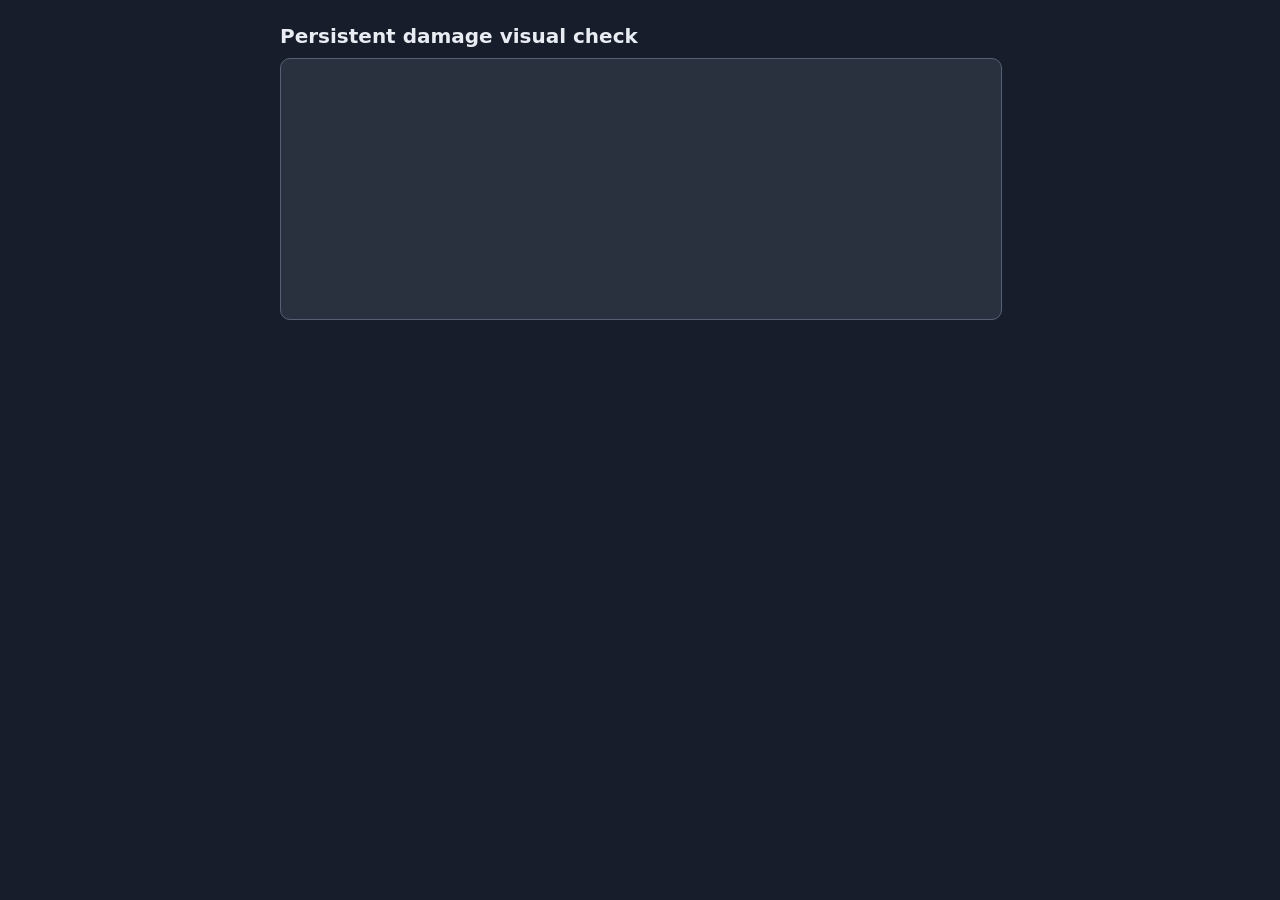
<file: tools/car-damage-preview.html>
<!doctype html>
<html lang="en">
<head>
  <meta charset="utf-8">
  <title>QA: vehicle damage</title>
  <style>
    html,body{margin:0;background:#171d2b;color:#e9edf3;font:14px system-ui,sans-serif}
    main{width:720px;margin:24px auto} h1{font-size:20px;margin:0 0 10px}
    canvas{display:block;background:#29313e;border:1px solid #566176;border-radius:10px}
    #hiddenUi{display:none}
  </style>
</head>
<body>
  <main><h1>Persistent damage visual check</h1><canvas id="c" width="720" height="260"></canvas></main>
  <div id="hiddenUi"><div id="overlay"><h1></h1><h2></h2><p></p></div><button id="startBtn"></button>
    <span id="lvl"></span><span id="box"></span><span id="ammo"></span><span id="lives"></span>
    <span id="time"></span><span id="best"></span><select id="qualitySelect"><option value="low">low</option></select>
    <span id="qualityStatus"></span></div>
  <script src="../src/namespace.js?v=20260727-25"></script>
  <script src="../src/core.js?v=20260727-25"></script>
  <script src="../src/quality.js?v=20260727-25"></script>
  <script src="../src/audio.js?v=20260727-25"></script>
  <script src="../src/car-physics.js?v=20260727-25"></script>
  <script src="../src/environment.js?v=20260727-25"></script>
  <script src="../src/world.js?v=20260727-25"></script>
  <script>
    (() => {
      const { drawCarShape } = TownGame.world;
      const { newCarDamage, damageCar } = TownGame.environment;
      const ctx = document.getElementById('c').getContext('2d');
      const game = { p:{x:999,y:999}, zombies:[], weather:{rain:0}, rings:[], parts:[], shake:0, carsBroken:0 };
      const make = (col, police=false) => ({ x:0,y:0,hx:1,hy:0,v:130,col,police,beacon:1.2,honk:0,
        damage:newCarDamage(),broken:false,hazard:0,stall:0,creep:0,hold:false,jx:0,jy:0,seed:.41 });
      const cars = [make('#a84f45'),make('#4174a8'),make('#d0d4db',true),make('#8a6aac')];
      const bulletContact=TownGame.carPhysics.segmentCarContact(cars[1],45,0,0,0);
      TownGame.environment.damageCarWithBullet(game,cars[1],bulletContact,{vx:-680,vy:0});
      TownGame.environment.damageCarWithPlayer(game,cars[2],{x:30,y:-8});
      damageCar(game,cars[3],260,1,0); cars[3].hazard=17.8;
      const labels=['INTACT','SHOT','PLAYER IMPACT','CAR-TO-CAR'];
      ctx.textAlign='center'; ctx.font='600 13px system-ui';
      cars.forEach((car,i)=>{
        const x=92+i*178,y=128;
        ctx.fillStyle='#e6ebf2';ctx.fillText(labels[i],x,38);
        ctx.save();ctx.translate(x,y);ctx.scale(3.1,3.1);drawCarShape(ctx,car);ctx.restore();
        ctx.fillStyle='#aab4c2';ctx.font='12px system-ui';
        const d=car.damage;ctx.fillText(`body ${Math.round(d.integrity)}% · engine ${Math.round(d.engine)}%`,x,222);
      });
    })();
  </script>
</body>
</html>
</file>
<file: styles/main.css>
:root {
  --color-background: #20304a;
  --color-frame: #2f4260;
  --color-text: #f3f0e6;
  --color-copy: #cfe0f2;
  --color-accent: #ffd766;
  --color-accent-shadow: #b6902f;
}

* {
  box-sizing: border-box;
  margin: 0;
  padding: 0;
}

body {
  display: flex;
  min-height: 100vh;
  flex-direction: column;
  align-items: center;
  justify-content: center;
  overflow: hidden;
  background: var(--color-background);
  color: var(--color-text);
  font-family: "Trebuchet MS", "Segoe UI", sans-serif;
}

#hud {
  display: flex;
  width: 720px;
  max-width: 96vw;
  flex-wrap: wrap;
  justify-content: space-between;
  gap: 6px 12px;
  padding: 10px 6px;
  font-size: 13px;
  letter-spacing: 1px;
  text-shadow: 0 2px 0 rgb(0 0 0 / 35%);
}

#hud b {
  font-weight: 700;
}

.hud__level { color: #9fe0ff; }
.hud__parcels { color: var(--color-accent); }
.hud__ammo { color: var(--color-copy); }
.hud__health { color: #ff9aa2; }
.hud__lives { color: #ffb877; }
.hud__cash { color: #a9e6b0; }
.hud__time { color: #b8f2a0; }
.hud__best { color: #d9c2ff; }

#wrap {
  position: relative;
}

canvas {
  display: block;
  max-width: 96vw;
  height: auto;
  border: 3px solid var(--color-frame);
  border-radius: 10px;
  background: #78b859;
  box-shadow: 0 14px 40px rgb(0 0 0 / 45%);
  touch-action: none;
}

canvas.aim {
  cursor: crosshair;
}

/* The overlay scrolls rather than spilling past the canvas: the panel centers while the
   briefing is short and grows downward once the manual is open. */
#overlay {
  position: absolute;
  inset: 0;
  overflow-y: auto;
  border-radius: 10px;
  background: rgb(24 36 56 / 88%);
  text-align: center;
}

#overlay .panel {
  display: flex;
  min-height: 100%;
  flex-direction: column;
  align-items: center;
  justify-content: center;
  padding: 16px;
}

#overlay h1 {
  margin-bottom: 2px;
  color: var(--color-accent);
  font-size: 34px;
  letter-spacing: 6px;
  text-shadow: 0 3px 0 #8a5a1e;
}

#overlay h2 {
  margin-bottom: 12px;
  color: #a9c6e8;
  font-size: 14px;
  font-weight: 400;
  letter-spacing: 2px;
}

#overlay p {
  max-width: 560px;
  color: var(--color-copy);
  font-size: 13px;
  line-height: 1.55;
}

/* Before the first district the briefing is shown; afterwards the same space carries the
   result of the run, so the two never compete for room. */
#overlayMessage { display: none; }
.overlay--result #brief { display: none; }
.overlay--result #overlayMessage { display: block; }

.brief__goal {
  margin-bottom: 14px;
}

#overlay .key {
  display: inline-block;
  min-width: 20px;
  padding: 2px 6px;
  border: 1px solid #4d6a94;
  border-radius: 4px;
  background: rgb(255 255 255 / 8%);
  color: var(--color-accent);
  font-size: 11px;
  font-weight: 700;
  letter-spacing: 1px;
}

.keys {
  display: grid;
  width: 100%;
  max-width: 520px;
  margin-bottom: 14px;
  gap: 7px 10px;
  grid-template-columns: repeat(4, 1fr);
  color: #a9c6e8;
  font-size: 11px;
  letter-spacing: 1px;
  list-style: none;
}

.keys li {
  display: flex;
  align-items: center;
  justify-content: center;
  gap: 6px;
}

.threats {
  display: flex;
  max-width: 560px;
  flex-wrap: wrap;
  justify-content: center;
  margin-bottom: 14px;
  gap: 6px 8px;
  font-size: 11px;
  letter-spacing: 1px;
  list-style: none;
}

.threats li {
  padding: 4px 10px;
  border: 1px solid currentcolor;
  border-radius: 999px;
  opacity: .92;
}

.threats b {
  font-weight: 700;
  letter-spacing: 2px;
}

/* The manual body scrolls inside itself, so opening it never pushes START off the canvas. */
.manual {
  width: 100%;
  max-width: 560px;
  text-align: left;
}

.manual summary {
  color: #a9c6e8;
  cursor: pointer;
  font-size: 11px;
  font-weight: 700;
  letter-spacing: 2px;
  list-style: none;
  text-align: center;
}

.manual summary::-webkit-details-marker { display: none; }

.manual summary::before {
  content: "\25B8\00A0";
  color: var(--color-accent);
}

.manual[open] summary::before {
  content: "\25BE\00A0";
}

.manual summary:hover {
  color: var(--color-text);
}

.manual__body {
  max-height: 190px;
  margin-top: 10px;
  padding: 4px 12px 4px 0;
  overflow-y: auto;
}

.manual__body {
  scrollbar-width: thin;
  scrollbar-color: #4d6a94 rgb(255 255 255 / 6%);
}

.manual__body::-webkit-scrollbar { width: 8px; }
.manual__body::-webkit-scrollbar-track { border-radius: 4px; background: rgb(255 255 255 / 6%); }
.manual__body::-webkit-scrollbar-thumb { border-radius: 4px; background: #4d6a94; }

.manual__body h3 {
  margin-bottom: 3px;
  color: var(--color-accent);
  font-size: 11px;
  letter-spacing: 2px;
  text-transform: uppercase;
}

.manual__body p {
  margin-bottom: 11px;
  font-size: 12px;
  text-align: left;
}

.manual__body p:last-child { margin-bottom: 0; }

.legend--parcel { color: var(--color-accent); }
.legend--door { color: #8fe388; }
.legend--zombie { color: #9fd36a; }
.legend--walker { color: #a8cc79; }
.legend--runner { color: #f0a25d; }
.legend--brute { color: #b5a4e8; }
.legend--filth { color: #c6d85c; }
.legend--battery { color: #8ee6a0; }
.legend--health { color: #ff9aa2; }
.legend--stealth { color: #b9d5ff; }
.legend--tank { color: #cdd8e4; }
.legend--life { color: #ffb877; }
.legend--cash { color: #a9e6b0; }
.legend--neutral { color: var(--color-copy); }
.legend--car { color: #ff8b7a; }
.legend--patrol { color: #8fb6ff; }
.legend--lamp { color: #ffd9a0; }
.legend--rain { color: #a9d6ff; }
.legend--thunder { color: #e8f0ff; }

.quality-control {
  display: flex;
  align-items: center;
  justify-content: center;
  gap: 9px;
  margin-top: 13px;
  color: #a9c6e8;
  font-size: 11px;
  font-weight: 700;
  letter-spacing: 1px;
}

.quality-control select {
  padding: 5px 8px;
  border: 1px solid #526b8e;
  border-radius: 4px;
  background: #17253a;
  color: var(--color-text);
  cursor: pointer;
  font: inherit;
  letter-spacing: 1px;
}

#qualityStatus {
  min-width: 150px;
  color: #8fe388;
  text-align: left;
}

#overlay button {
  margin-top: 14px;
  padding: 12px 36px;
  border: 0;
  border-radius: 6px;
  background: var(--color-accent);
  box-shadow: 0 5px 0 var(--color-accent-shadow);
  color: #3a2a08;
  cursor: pointer;
  font-family: inherit;
  font-size: 16px;
  font-weight: 700;
  letter-spacing: 3px;
}

#overlay button:active {
  transform: translateY(3px);
  box-shadow: 0 2px 0 var(--color-accent-shadow);
}

.hidden {
  display: none !important;
}

/* The canvas shrinks with the viewport while the briefing does not, so the panel reflows. */
@media (max-width: 720px) {
  /* A letterboxed canvas leaves too little height for a briefing, so the screen takes the
     whole viewport instead of the canvas rectangle. */
  #overlay { position: fixed; border-radius: 0; }
  #overlay h1 { font-size: 26px; letter-spacing: 4px; }
  #overlay h2 { margin-bottom: 8px; font-size: 12px; }
  #overlay .panel { padding: 12px 10px; }
  .keys { grid-template-columns: repeat(2, 1fr); }
  .manual__body { max-height: 140px; }
  #qualityStatus { display: none; }
}

/* Co-op lobby: a room code and which end of it you are. */
.net-control {
  display: flex;
  flex-wrap: wrap;
  align-items: center;
  gap: 8px;
  margin: 10px 0 2px;
  font-size: 12px;
  letter-spacing: .06em;
}
.net-control label { color: #8fa3b8; }
.net-control input {
  width: 88px;
  padding: 4px 7px;
  background: #10161f;
  border: 1px solid #2b3a4d;
  border-radius: 4px;
  color: #dce7f2;
  font: inherit;
  letter-spacing: .18em;
  text-transform: uppercase;
}
.net-control input:focus { outline: none; border-color: #57c7ff; }
.net-control button {
  padding: 4px 11px;
  background: #1b2635;
  border: 1px solid #2b3a4d;
  border-radius: 4px;
  color: #cfe0f2;
  font: inherit;
  letter-spacing: .08em;
  cursor: pointer;
}
.net-control button:hover { background: #24344a; border-color: #57c7ff; }
.net-control button:disabled { opacity: .45; cursor: default; }
#netStatus {
  flex: 1 1 100%;
  min-height: 1.2em;
  color: #8fa3b8;
  letter-spacing: .02em;
}
#netStatus.net-status--bad { color: #ff9a8f; }

/* A partner in trouble should be readable without looking away from the street. */
.hud__partner { color: #57c7ff; }
#partner.hud__partner--down { color: #ff5b4d; }
.legend--partner { color: #57c7ff; }
</file>
